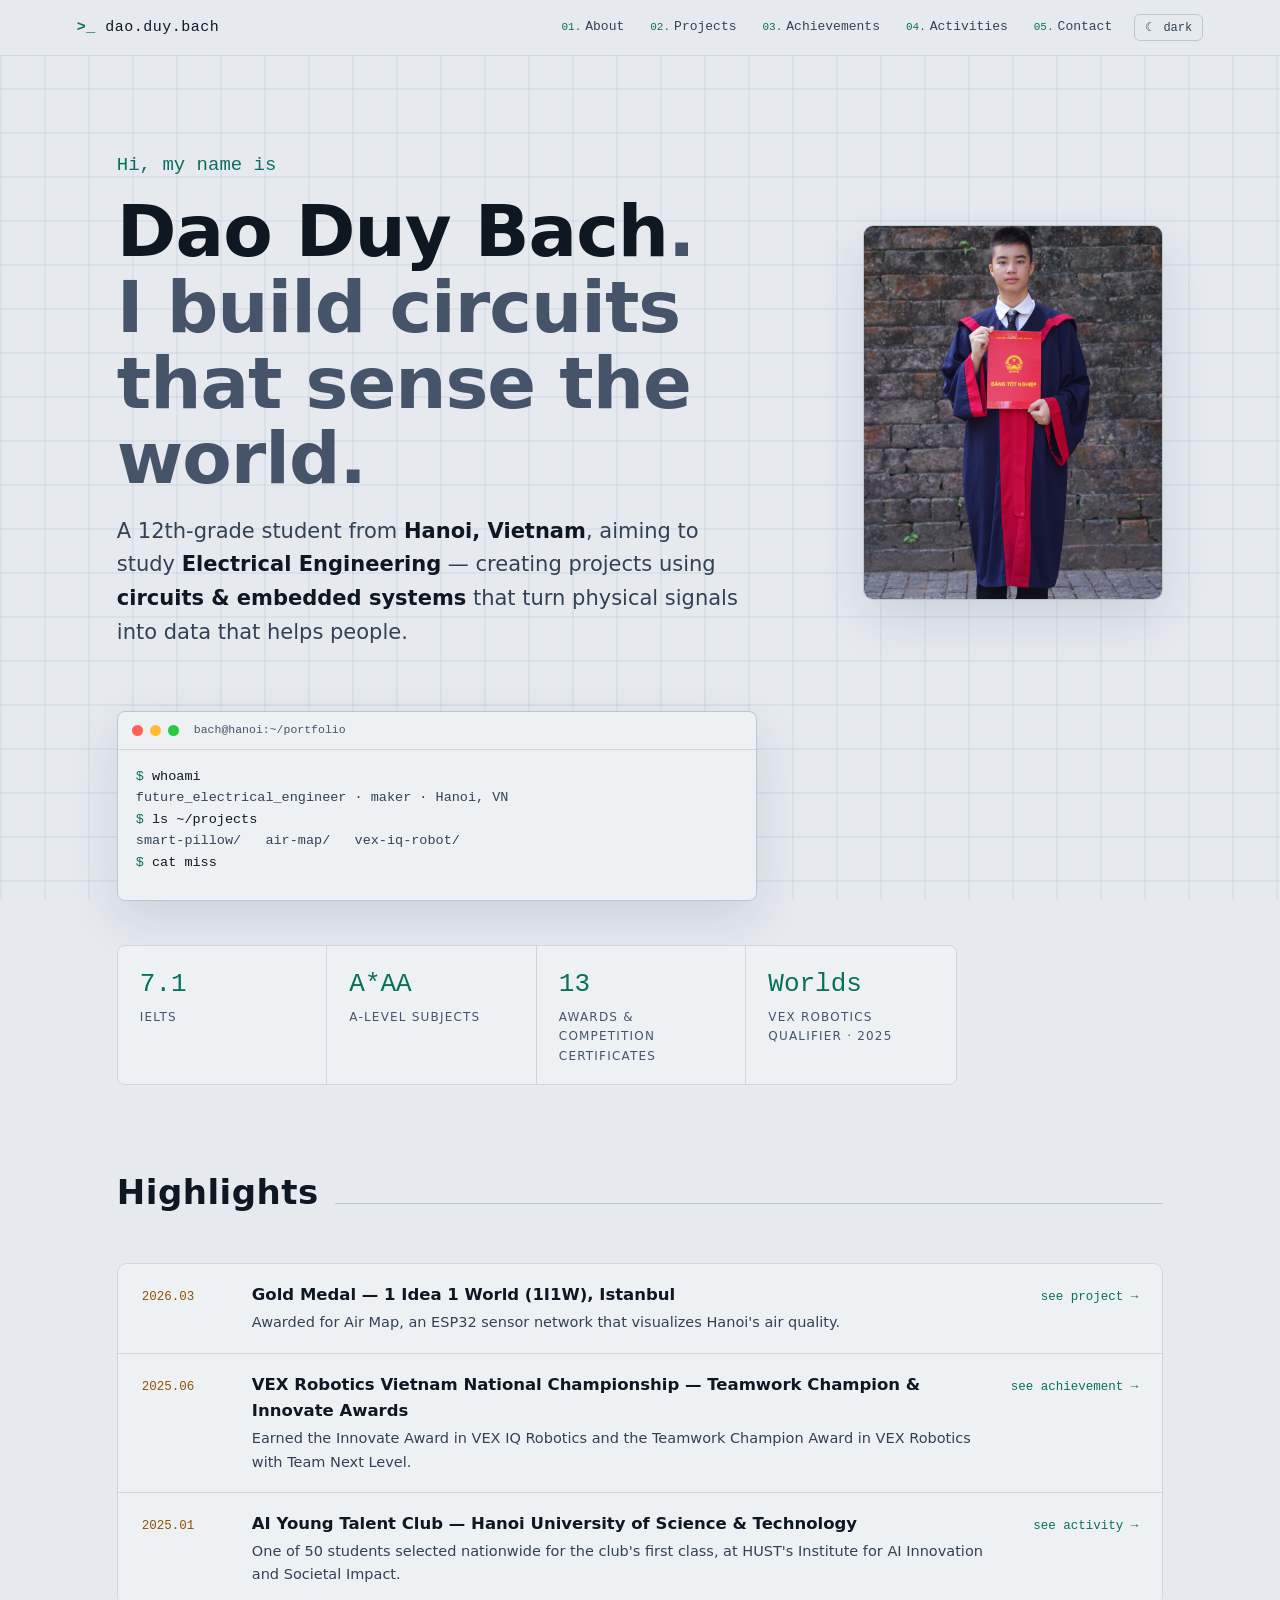
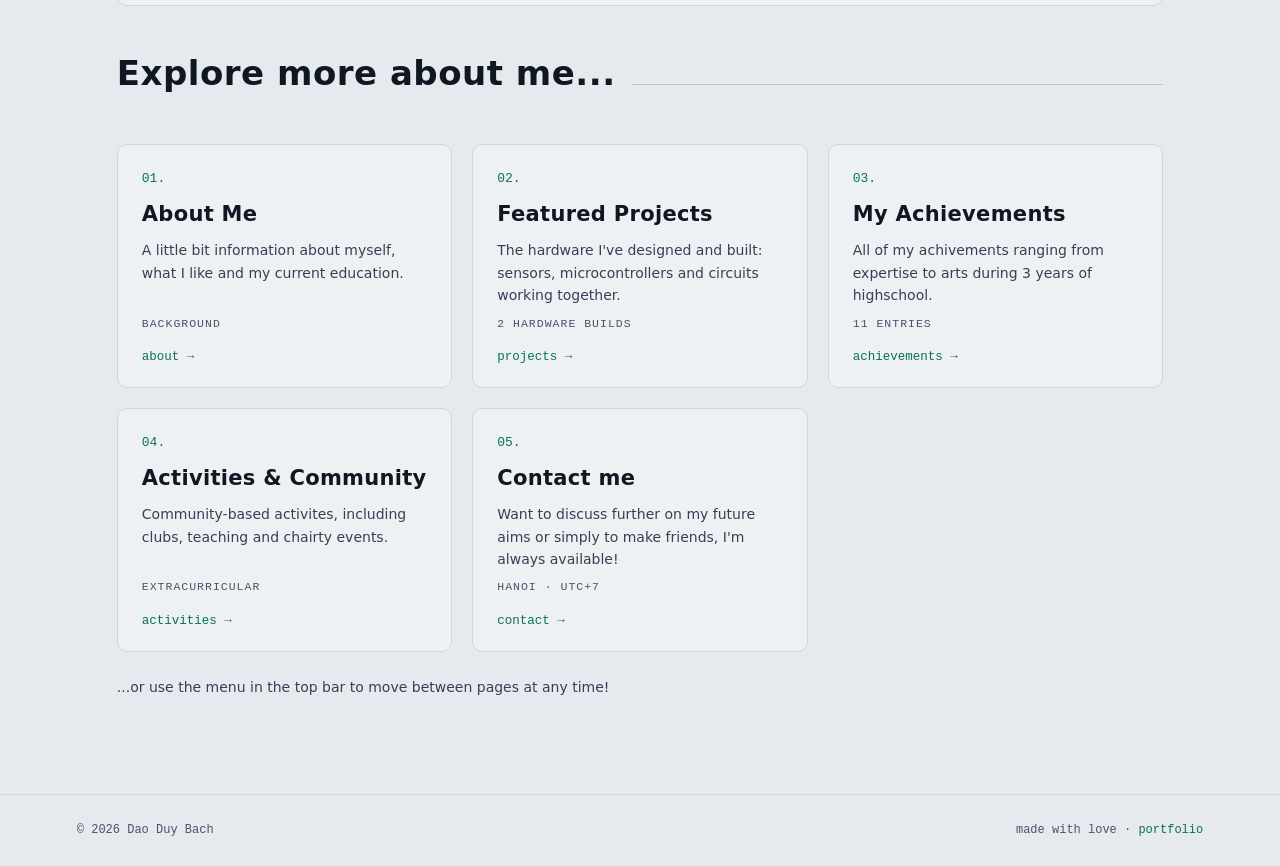
<file: index.html>
<!DOCTYPE html>
<html lang="en" data-theme="light">
<head>
<meta charset="UTF-8">
<meta name="viewport" content="width=device-width, initial-scale=1.0">
<title>Dao Duy Bach — Aspiring Electrical Engineer</title>
<meta name="description" content="Portfolio of Dao Duy Bach — a Hanoi high-school student aiming to study Electrical Engineering. Sensor circuits, embedded systems and robotics projects.">
<link rel="stylesheet" href="assets/style.css">
<script>try{if(localStorage.getItem("site-theme")==="dark")delete document.documentElement.dataset.theme}catch(e){}</script>
</head>
<body>

<nav>
  <a class="logo" href="index.html"><b>&gt;_</b> dao.duy.bach</a>
  <div class="navlinks">
    <a href="about.html"><span>01.</span>About</a>
    <a href="projects.html"><span>02.</span>Projects</a>
    <a href="achievements.html"><span>03.</span>Achievements</a>
    <a href="activities.html"><span>04.</span>Activities</a>
    <a href="contact.html"><span>05.</span>Contact</a>
  </div>
  <button class="theme-toggle" type="button" aria-label="Switch to dark mode">☾ dark</button>
</nav>

<main>

  <!-- ================= HERO ================= -->
  <section class="hero home" id="top">
    <div class="hero-top">
      <div class="hero-intro">
        <div class="kicker">Hi, my name is</div>
        <h1>Dao Duy Bach<span class="dim">.</span><br><span class="dim">I build circuits that sense the world.</span></h1>
        <p class="sub">A 12th-grade student from <b>Hanoi, Vietnam</b>, aiming to study <b>Electrical Engineering</b> —
          creating projects using <b>circuits &amp; embedded systems</b> that turn physical signals into data that helps people.</p>
      </div>
      <!-- YOUR PHOTO: put the file in the assets folder, then set src below (e.g. assets/me.jpg) -->
      <div class="hero-photo">
        <span class="ph">your photo here</span>
        <img src="assets/prof_2.JPG" alt="Dao Duy Bach" style="object-position:center 22%;transform:scale(1.1) translateX(-3.5%)" onerror="this.remove()">
      </div>
    </div>
    <div class="term">
      <div class="term-bar"><i></i><i></i><i></i><span>bach@hanoi:~/portfolio</span></div>
      <div class="term-body" id="term"></div>
    </div>

    <div class="hero-stats">
      <div class="hstat"><div class="v" data-count="7.5">0</div><div class="k">IELTS</div></div>
            <div class="hstat"><div class="v" data-count="A*AA">0</div><div class="k">A-Level subjects</div></div>
      <div class="hstat"><div class="v" data-count="14">0</div><div class="k">Awards &amp; competition certificates</div></div>
      <div class="hstat"><div class="v" data-count="Worlds">0</div><div class="k">VEX Robotics qualifier · 2025</div></div>
    </div>
  </section>

  <!-- ================= HIGHLIGHTS ================= -->
  <section class="highlights" id="highlights">
    <div class="sec-head reveal"><h2>Highlights</h2><div class="rule"></div></div>
    <ul class="hl-list reveal">
      <li>
        <span class="d">2026.03</span>
        <div><b>Gold Medal — 1 Idea 1 World (1I1W), Istanbul</b>
          <p>Awarded for Air Map, an ESP32 sensor network that visualizes Hanoi's air quality.</p></div>
        <a href="projects.html#air-map">see project →</a>
      </li>
      <li>
        <span class="d">2025.06</span>
        <div><b>VEX Robotics Vietnam National Championship — Teamwork Champion &amp; Innovate Awards</b>
          <p>Earned the Innovate Award in VEX IQ Robotics and the Teamwork Champion Award in VEX Robotics with Team Next Level.</p></div>
        <a href="achievements.html#vex-2025">see achievement →</a>
      </li>
      <li>
        <span class="d">2025.01</span>
        <div><b>AI Young Talent Club — Hanoi University of Science &amp; Technology</b>
          <p>One of 50 students selected nationwide for the club's first class, at HUST's Institute for AI Innovation and Societal Impact.</p></div>
        <a href="activities.html#aiyt">see activity →</a>
      </li>
    </ul>
  </section>

  <!-- ================= EXPLORE ================= -->
  <section class="portals" id="explore">
    <div class="sec-head reveal"><h2>Explore more about me...</h2><div class="rule"></div></div>
    <div class="portal-grid">
      <a class="portal reveal" href="about.html">
        <span class="no">01.</span>
        <h3>About Me</h3>
        <p>A little bit information about myself, what I like and my current education.</p>
        <span class="meta">Background</span>
        <span class="go">about →</span>
      </a>
      <a class="portal reveal" href="projects.html">
        <span class="no">02.</span>
        <h3>Featured Projects</h3>
        <p>The hardware I've designed and built: sensors, microcontrollers and circuits working together.</p>
        <span class="meta">2 hardware builds</span>
        <span class="go">projects →</span>
      </a>
      <a class="portal reveal" href="achievements.html">
        <span class="no">03.</span>
        <h3>My Achievements</h3>
        <p>All of my achivements ranging from expertise to arts during 3 years of highschool.</p>
        <span class="meta">11 entries</span>
        <span class="go">achievements →</span>
      </a>
      <a class="portal reveal" href="activities.html">
        <span class="no">04.</span>
        <h3>Activities &amp; Community</h3>
        <p>Community-based activites, including clubs, teaching and chairty events.</p>
        <span class="meta">Extracurricular</span>
        <span class="go">activities →</span>
      </a>
      <a class="portal reveal" href="contact.html">
        <span class="no">05.</span>
        <h3>Contact me</h3>
        <p>Want to discuss further on my future aims or simply to make friends, I'm always available!</p>
        <span class="meta">Hanoi · UTC+7</span>
        <span class="go">contact →</span>
      </a>
    </div>
    <p class="explore-note reveal">...or use the menu in the top bar to move between pages at any time!</p>
  </section>

</main>

<footer>
  <span>© 2026 Dao Duy Bach</span>
  <span>made with love · <span style="color:var(--accent)">portfolio</span></span>
</footer>

<script src="assets/main.js"></script>
</body>
</html>
</file>
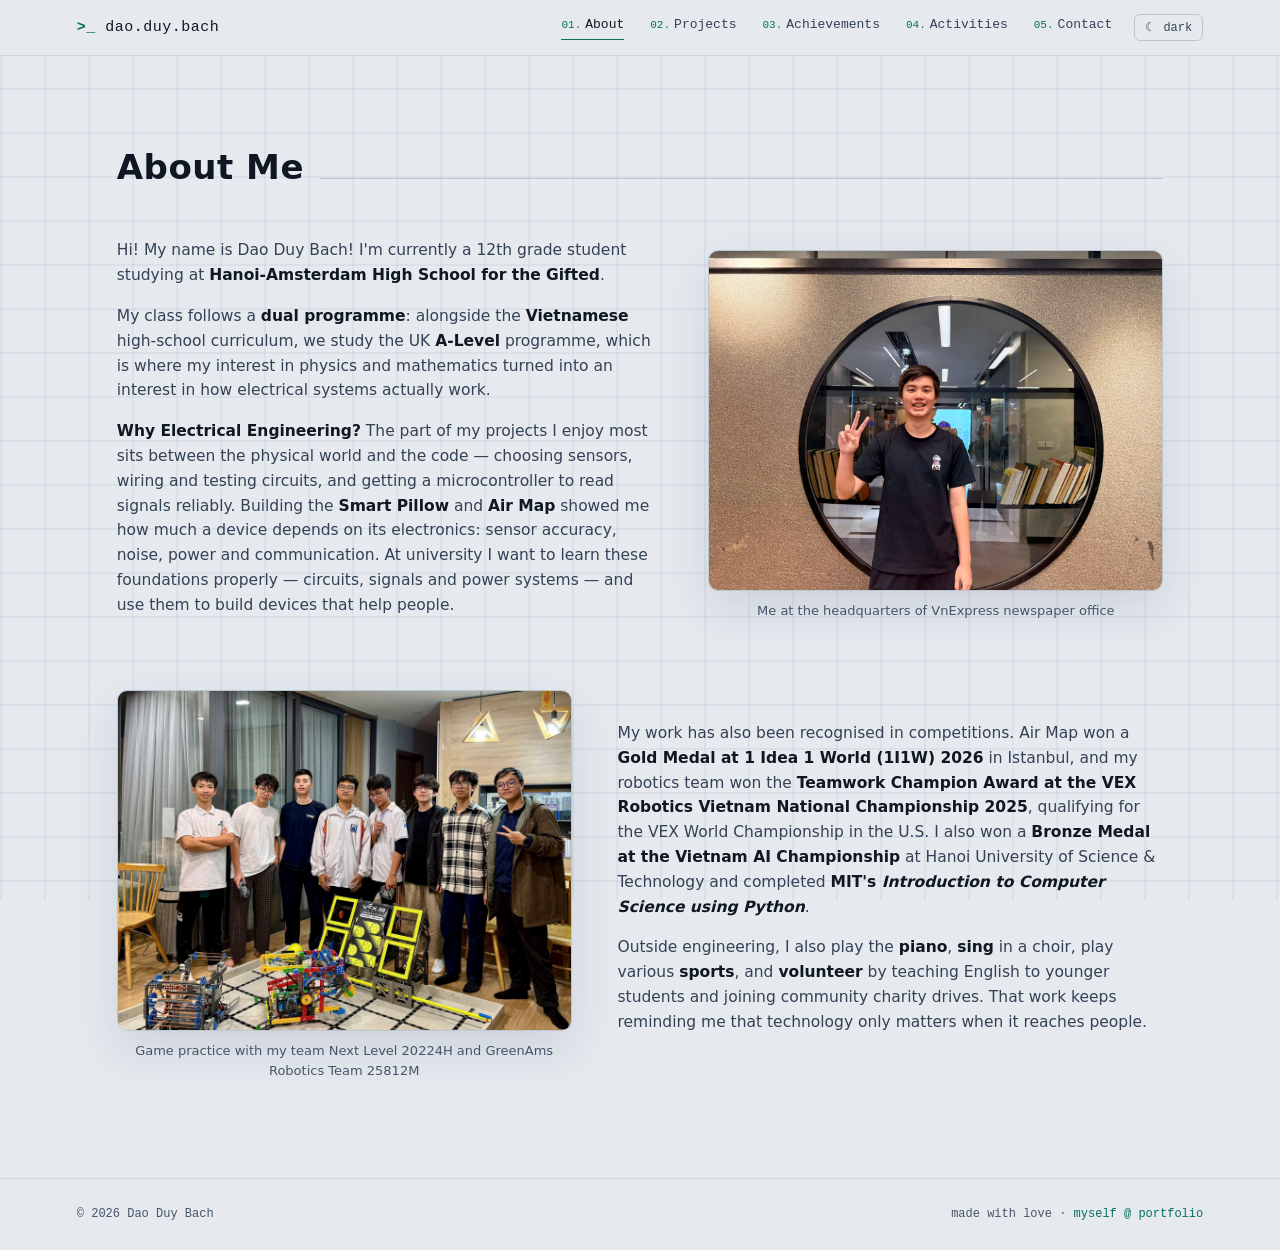
<file: about.html>
<!DOCTYPE html>
<html lang="en" data-theme="light">
<head>
<meta charset="UTF-8">
<meta name="viewport" content="width=device-width, initial-scale=1.0">
<title>About — Dao Duy Bach</title>
<meta name="description" content="About Dao Duy Bach — a Hanoi high-school student aiming to study Electrical Engineering, building sensor circuits and embedded systems.">
<link rel="stylesheet" href="assets/style.css">
<script>try{if(localStorage.getItem("site-theme")==="dark")delete document.documentElement.dataset.theme}catch(e){}</script>
</head>
<body>

<nav>
  <a class="logo" href="index.html"><b>&gt;_</b> dao.duy.bach</a>
  <div class="navlinks">
    <a href="about.html" class="active" aria-current="page"><span>01.</span>About</a>
    <a href="projects.html"><span>02.</span>Projects</a>
    <a href="achievements.html"><span>03.</span>Achievements</a>
    <a href="activities.html"><span>04.</span>Activities</a>
    <a href="contact.html"><span>05.</span>Contact</a>
  </div>
  <button class="theme-toggle" type="button" aria-label="Switch to dark mode">☾ dark</button>
</nav>

<main class="page">

  <section id="about">
    <div class="sec-head reveal"><h2>About Me</h2><div class="rule"></div></div>
    <div class="about-rows">

      <!-- ===== ROW 1: text | image ===== -->
      <div class="about-row reveal">
        <div class="about-text">
        <p>Hi! My name is Dao Duy Bach! I'm currently a 12th grade student
          studying at <b>Hanoi-Amsterdam High School for the Gifted</b>.
        </p>
        <p>My class follows a <b>dual programme</b>: alongside the <b>Vietnamese</b> high-school curriculum,
          we study the UK <b>A-Level</b> programme, which is where my interest in physics and mathematics
          turned into an interest in how electrical systems actually work.
        </p>
        <p><b>Why Electrical Engineering?</b> The part of my projects I enjoy most sits between the physical world
          and the code — choosing sensors, wiring and testing circuits, and getting a microcontroller to read
          signals reliably. Building the <b>Smart Pillow</b> and <b>Air Map</b> showed me how much a device depends
          on its electronics: sensor accuracy, noise, power and communication. At university I want to learn these
          foundations properly — circuits, signals and power systems — and use them to build devices that help people.</p>
        </div>
        <!-- ROW 1 PHOTO: change the file name in src="assets/..." -->
        <figure class="about-fig">
          <div class="about-img"><img src="assets/prof_1.jpg" alt="Dao Duy Bach - me"></div>
          <!-- ROW 1 CAPTION: edit the text below -->
          <figcaption>Me at the headquarters of VnExpress newspaper office</figcaption>
        </figure>
      </div>

      <!-- ===== ROW 2: image | text ===== -->
      <div class="about-row flip reveal">
        <!-- ROW 2 PHOTO: change the file name in src="assets/..." -->
        <figure class="about-fig">
          <div class="about-img"><img src="assets/prof_3.jpg" alt="Robotics team with VEX IQ robots on a Rapid Relay field" style="object-position:center 68%"></div>
          <!-- ROW 2 CAPTION: edit the text below -->
          <figcaption>Game practice with my team Next Level 20224H and GreenAms Robotics Team 25812M</figcaption>
        </figure>
        <div class="about-text">
        <p>My work has also been recognised in competitions. Air Map won a <b>Gold Medal at 1 Idea 1 World (1I1W) 2026</b>
           in Istanbul, and my robotics team won the <b>Teamwork Champion Award at the VEX Robotics Vietnam National
           Championship 2025</b>, qualifying for the VEX World Championship in the U.S. I also won a
           <b>Bronze Medal at the Vietnam AI Championship</b> at Hanoi University of Science &amp; Technology and completed
           <b>MIT's <i>Introduction to Computer Science using Python</i></b>.</p>
        <p>Outside engineering, I also play the <b>piano</b>, <B>sing</B> in a choir, play various <b>sports</b>, and <b>volunteer</b> by teaching English
           to younger students and joining community charity drives. That work keeps reminding me that
           technology only matters when it reaches people.</p>
        </div>
      </div>

    </div>
  </section>

</main>


<footer>
  <span>© 2026 Dao Duy Bach</span>
  <span>made with love · <span style="color:var(--accent)">myself @ portfolio</span></span>
</footer>

<script src="assets/main.js"></script>
</body>
</html>
</file>
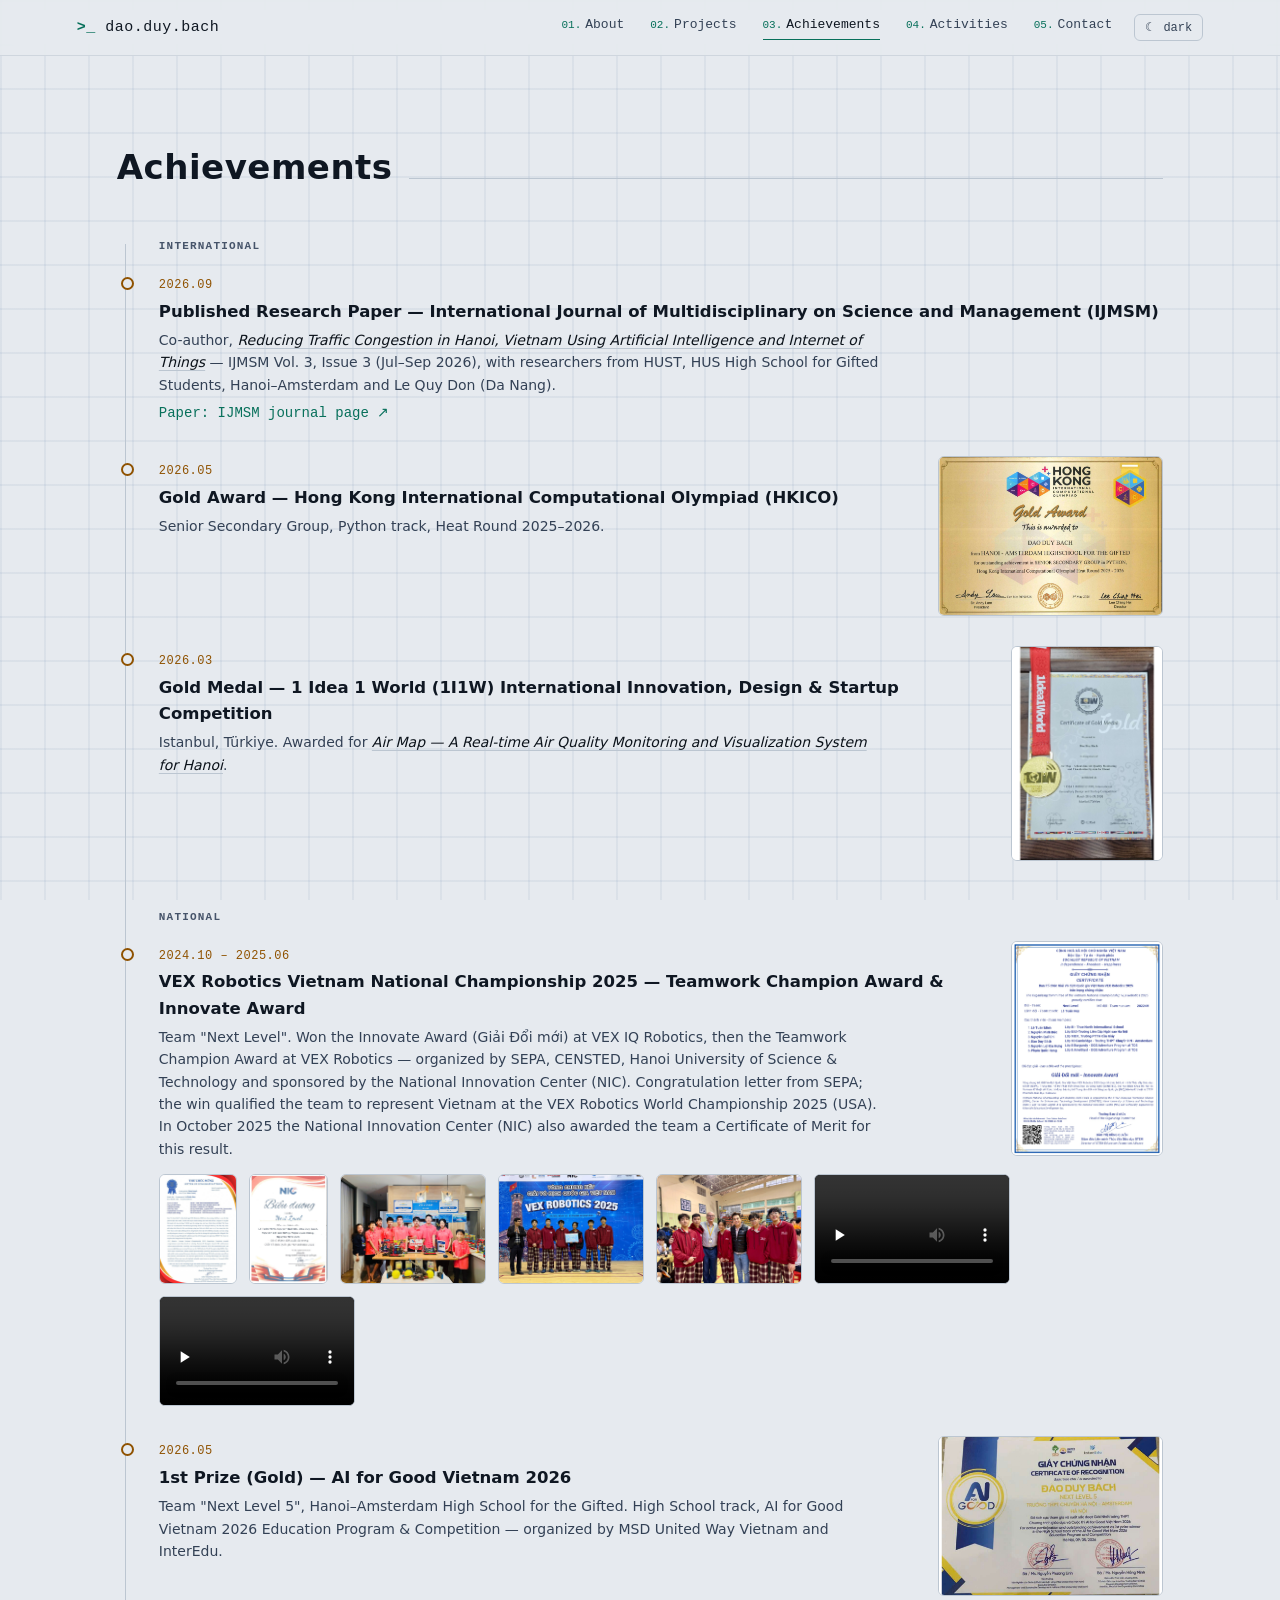
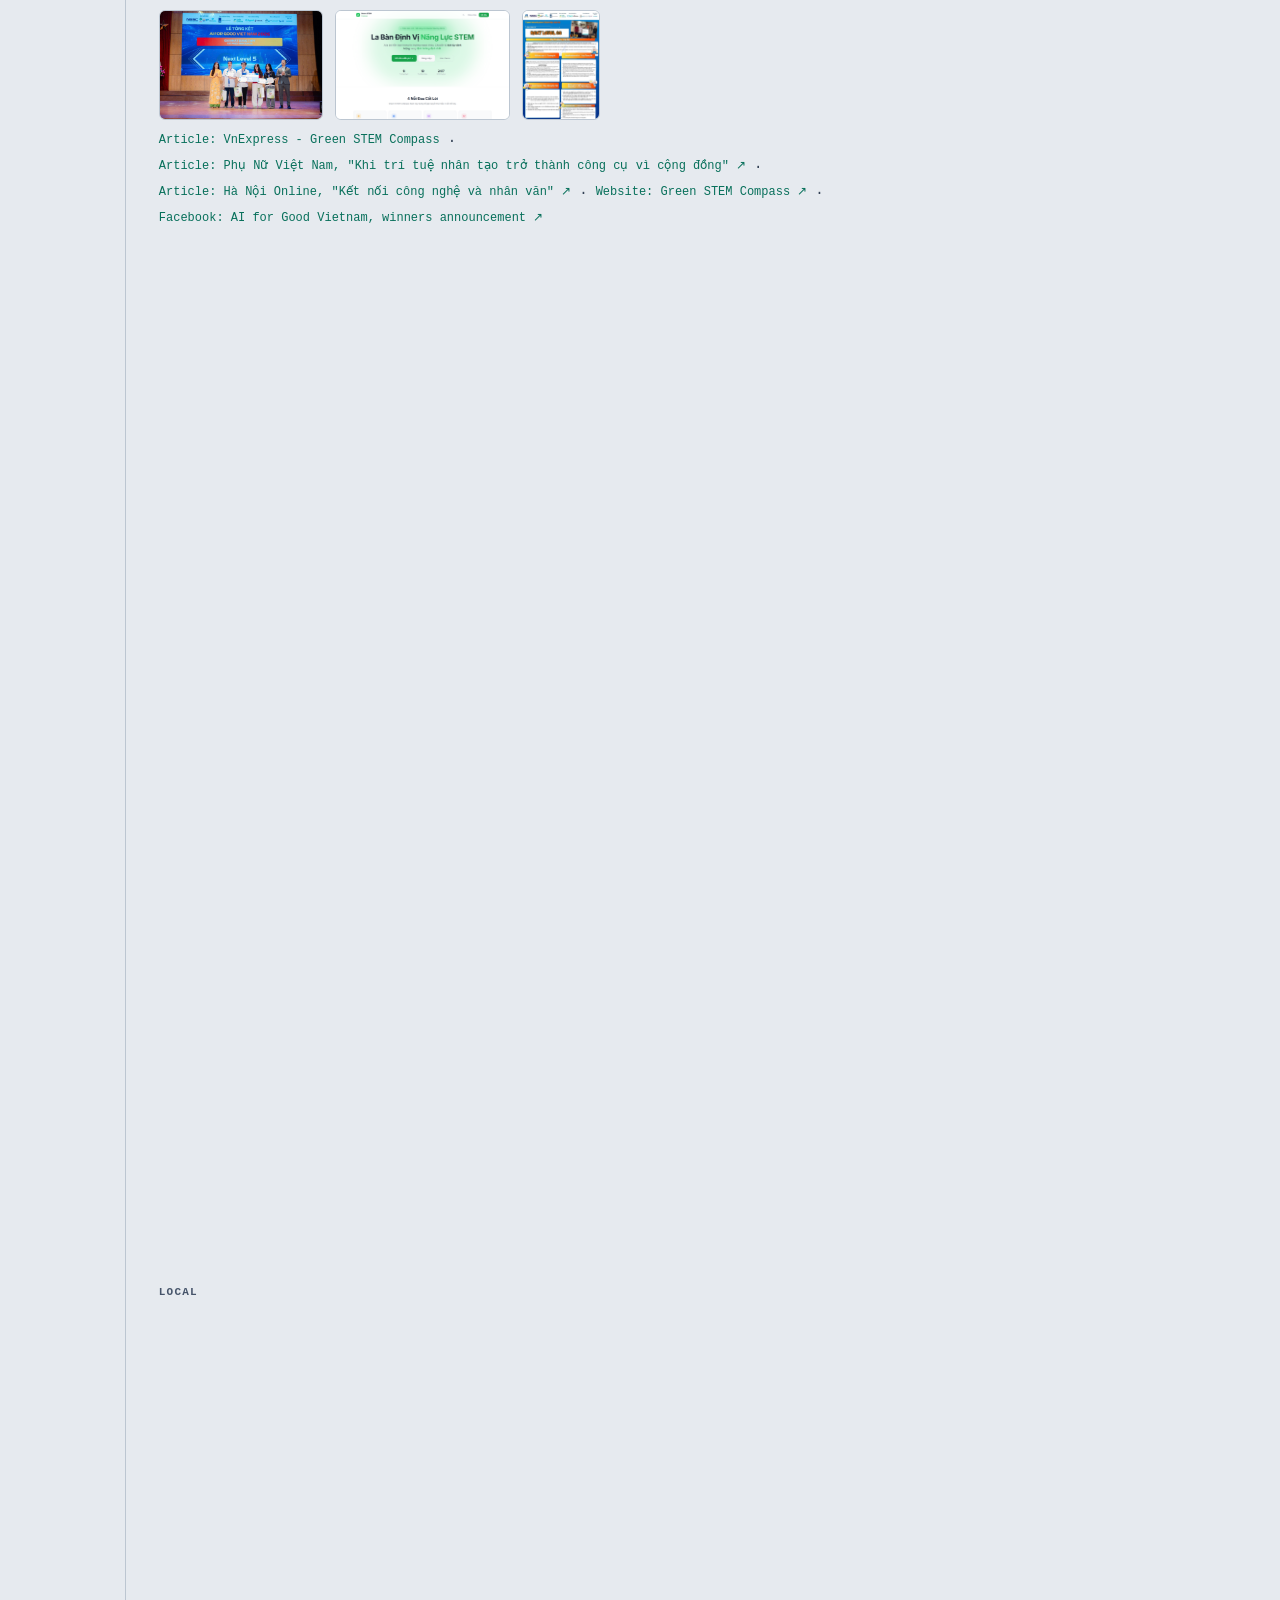
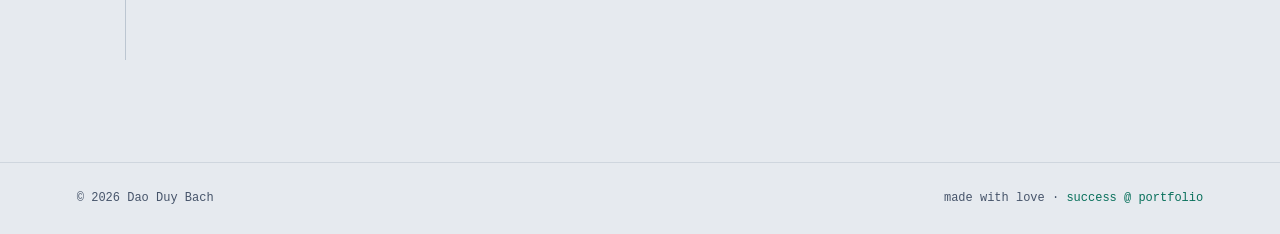
<file: achievements.html>
<!DOCTYPE html>
<html lang="en" data-theme="light">
<head>
<meta charset="UTF-8">
<meta name="viewport" content="width=device-width, initial-scale=1.0">
<title>Achievements — Dao Duy Bach</title>
<meta name="description" content="Awards, publications and certificates earned by Dao Duy Bach, 2024–2026.">
<link rel="stylesheet" href="assets/style.css">
<script>try{if(localStorage.getItem("site-theme")==="dark")delete document.documentElement.dataset.theme}catch(e){}</script>
</head>
<body>

<nav>
  <a class="logo" href="index.html"><b>&gt;_</b> dao.duy.bach</a>
  <div class="navlinks">
    <a href="about.html"><span>01.</span>About</a>
    <a href="projects.html"><span>02.</span>Projects</a>
    <a href="achievements.html" class="active" aria-current="page"><span>03.</span>Achievements</a>
    <a href="activities.html"><span>04.</span>Activities</a>
    <a href="contact.html"><span>05.</span>Contact</a>
  </div>
  <button class="theme-toggle" type="button" aria-label="Switch to dark mode">☾ dark</button>
</nav>

<main class="page">

  <section id="awards">
    <div class="sec-head reveal"><h2>Achievements</h2><div class="rule"></div></div>
    <div class="tline">
      <div class="tl-level">International</div>
      <div class="tl-item gold reveal" id="research-paper">
        <div class="tl-item-layout"><div class="tl-copy">
        <span class="d">2026.09</span>
        <h4>Published Research Paper — International Journal of Multidisciplinary on Science and Management (IJMSM)</h4>
        <p>Co-author, <a href="projects.html#traffic-paper"><i>Reducing Traffic Congestion in Hanoi, Vietnam Using Artificial Intelligence and Internet of Things</i></a>
           — IJMSM Vol. 3, Issue 3 (Jul–Sep 2026), with researchers from HUST, HUS High School for Gifted Students,
           Hanoi–Amsterdam and Le Quy Don (Da Nang).</p>
        <p class="proof"><a href="https://ijmsm.org/ijmsm-v3i3p111.html" target="_blank" rel="noopener">Paper: IJMSM journal page ↗</a></p>
        </div></div>
      </div>
      <div class="tl-item gold reveal">
        <div class="tl-item-layout feature"><div class="tl-copy">
        <span class="d">2026.05</span>
        <h4>Gold Award — Hong Kong International Computational Olympiad (HKICO)</h4>
        <p>Senior Secondary Group, Python track, Heat Round 2025–2026.</p>
        </div><a class="tl-cert" href="assets/certs_letters_score/2026-05-hkico-gold-award_page-0001.jpg" data-lightbox aria-label="View Gold Award certificate"><img src="assets/certs_letters_score/2026-05-hkico-gold-award_page-0001.jpg" alt="Gold Award certificate preview" loading="lazy" data-cap="Gold Award"></a></div>
      </div>
      <div class="tl-item gold reveal" id="1i1w">
        <div class="tl-item-layout feature"><div class="tl-copy">
        <span class="d">2026.03</span>
        <h4>Gold Medal — 1 Idea 1 World (1I1W) International Innovation, Design &amp; Startup Competition</h4>
        <p>Istanbul, Türkiye. Awarded for <a href="projects.html#air-map"><i>Air Map — A Real-time Air Quality Monitoring and
           Visualization System for Hanoi</i></a>.</p>
        </div><a class="tl-cert portrait" href="assets/1i1wairmap/2026-03-1i1w-gold-medal_page-0001.jpg" data-lightbox aria-label="View Gold Medal certificate"><img src="assets/1i1wairmap/2026-03-1i1w-gold-medal_page-0001.jpg" alt="Gold Medal certificate preview" loading="lazy" data-cap="Gold Medal"></a></div>
      </div>
      <div class="tl-level">National</div>
      <div class="tl-item gold reveal" id="vex-2025">
        <div class="tl-item-layout feature"><div class="tl-copy">
        <span class="d">2024.10 – 2025.06</span>
        <h4>VEX Robotics Vietnam National Championship 2025 — Teamwork Champion Award &amp; Innovate Award</h4>
        <p>Team "Next Level". Won the Innovate Award (Giải Đổi mới) at VEX IQ Robotics, then the Teamwork
           Champion Award at VEX Robotics — organized by SEPA, CENSTED, Hanoi University of Science &amp;
           Technology and sponsored by the National Innovation Center (NIC). Congratulation letter from
           SEPA; the win qualified the team to represent Vietnam at the VEX Robotics World Championship 2025 (USA).
           In October 2025 the National Innovation Center (NIC) also awarded the team a Certificate of Merit for this result.</p>
        </div><a class="tl-cert portrait" href="assets/Vex/2025-02-vex-iq-innovate-award_page-0001.jpg" data-lightbox aria-label="View VEX Innovate Award certificate"><img src="assets/Vex/2025-02-vex-iq-innovate-award_page-0001.jpg" alt="VEX Innovate Award certificate" loading="lazy" data-cap="Innovate Award"></a></div>
        <div class="tl-media">
          <a class="tl-cert" href="assets/Vex/2025-03-vex-teamwork-champion-letter_page-0001.jpg" data-lightbox><img src="assets/Vex/2025-03-vex-teamwork-champion-letter_page-0001.jpg" alt="Letter of congratulations — Teamwork Champion Award" loading="lazy" data-cap="Teamwork Champion letter"></a>
          <a class="tl-cert" href="assets/Vex/2025-10-nic-certificate-of-merit_page-0001.jpg" data-lightbox><img src="assets/Vex/2025-10-nic-certificate-of-merit_page-0001.jpg" alt="National Innovation Center Certificate of Merit for Team Next Level" loading="lazy" data-cap="NIC Certificate of Merit"></a>
          <a class="tl-cert" href="assets/Vex/1791384486276_4427584127537626482_g7938366703202710825_04fa8f631f85093fa3811d88bc8ce4c2.jpg" data-lightbox><img src="assets/Vex/1791384486276_4427584127537626482_g7938366703202710825_04fa8f631f85093fa3811d88bc8ce4c2.jpg" alt="Team Next Level with VEX robotics awards and robots" loading="lazy" data-cap="Team and robots after interviewing for Vex Worlds"></a>
          <a class="tl-cert" href="assets/Vex/1791384832439_4427584127537626482_g7938366703202710825_e6ad348c71ee3b2efb4ce07766b56416.jpg" data-lightbox><img src="assets/Vex/1791384832439_4427584127537626482_g7938366703202710825_e6ad348c71ee3b2efb4ce07766b56416.jpg" alt="Team Next Level receiving the VEX Robotics Innovate Award" loading="lazy" data-cap="Innovate Award presentation at the National Championship"></a>
          <a class="tl-cert" href="assets/Vex/1791385325878_4427584127537626482_g7938366703202710825_c9ff1c3ebcb690d42d6b24241be80cd1.jpg" data-lightbox><img src="assets/Vex/1791385325878_4427584127537626482_g7938366703202710825_c9ff1c3ebcb690d42d6b24241be80cd1.jpg" alt="Team Next Level with guests at the VEX Robotics Vietnam National Championship" loading="lazy" data-cap="At the championship with the judges of the competition"></a>
          <video controls preload="none" aria-label="VEX IQ robotics video"><source src="assets/Vex/1791384581202_4427584127537626482_g7938366703202710825.mp4" type="video/mp4">Your browser does not support embedded video.</video>
          <video controls preload="none" aria-label="VEX IQ robotics video"><source src="assets/Vex/1791386442659_4427584127537626482_g7938366703202710825.mp4" type="video/mp4">Your browser does not support embedded video.</video>
        </div>
        <!-- VIDEO LINKS: replace each YOUR-YOUTUBE-LINK with the real address, then remove this comment's
             opening and closing marks (the lines starting with "<!-" and ending with "->") so the links show.
        <p class="proof">
          <a href="YOUR-YOUTUBE-LINK" target="_blank" rel="noopener">Video: YouTube, practising our technical presentation ↗</a> ·
          <a href="YOUR-YOUTUBE-LINK" target="_blank" rel="noopener">Video: YouTube, international-round interview ↗</a>
        </p>
        -->
      </div>
      <div class="tl-item gold reveal">
        <div class="tl-item-layout feature"><div class="tl-copy">
        <span class="d">2026.05</span>
        <h4>1st Prize (Gold) — AI for Good Vietnam 2026</h4>
        <p>Team "Next Level 5", Hanoi–Amsterdam High School for the Gifted. High School track, AI for Good
           Vietnam 2026 Education Program &amp; Competition — organized by MSD United Way Vietnam and InterEdu.</p>
        </div><a class="tl-cert" href="assets/ai4g/2026-05-ai-for-good-1st-prize_page-0001.jpg" data-lightbox aria-label="View 1st Prize certificate"><img src="assets/ai4g/2026-05-ai-for-good-1st-prize_page-0001.jpg" alt="AI for Good Vietnam 2026 1st Prize certificate" loading="lazy" data-cap="1st Prize"></a></div>
        <div class="tl-media">
          <a class="tl-cert" href="assets/ai4g/ai-for-good-2026-stage.jpg" data-lightbox><img src="assets/ai4g/ai-for-good-2026-stage.jpg" alt="Team Next Level 5 on stage at the AI for Good Vietnam 2026 ceremony" loading="lazy" data-cap="Award ceremony"></a>
          <a class="tl-cert" href="assets/ai4g/green-stem-compass-web.png" data-lightbox><img src="assets/ai4g/green-stem-compass-web.png" alt="Green STEM Compass — our project website (thegreenpassport.vercel.app)" loading="lazy" data-cap="Project website"></a>
          <a class="tl-cert" href="assets/ai4g/aiforgood.png" data-lightbox><img src="assets/ai4g/aiforgood.png" alt="Team Next Level 5 project poster for AI for Good Vietnam 2026" loading="lazy" data-cap="Project poster"></a>
        </div>
        <p class="proof press-links">
          <a href="https://vnexpress.net/khoa-hoc-cong-nghe/cuoc-thi-sang-kien-khoa-hoc/san-pham/green-stem-compass-2111" target="_blank" rel="noopener">Article: VnExpress - Green STEM Compass</a> ·
          <a href="https://phunuvietnam.vn/ai-for-good-viet-nam-2026-khi-tri-tue-nhan-tao-tro-thanh-cong-cu-vi-cong-dong-238260509221817333.htm" target="_blank" rel="noopener">Article: Phụ Nữ Việt Nam, "Khi trí tuệ nhân tạo trở thành công cụ vì cộng đồng" ↗</a> ·
          <a href="https://hanoionline.vn/ai-for-good-viet-nam-2026-ket-noi-cong-nghe-va-nhan-van-398121.htm" target="_blank" rel="noopener">Article: Hà Nội Online, "Kết nối công nghệ và nhân văn" ↗</a> ·
          <a href="https://thegreenpassport.vercel.app/" target="_blank" rel="noopener">Website: Green STEM Compass ↗</a> ·
          <a href="https://www.facebook.com/share/p/19PA6TY6Gt/" target="_blank" rel="noopener">Facebook: AI for Good Vietnam, winners announcement ↗</a>
          <!-- VNEXPRESS: replace YOUR-VNEXPRESS-LINK, then remove this comment's marks and add " ·" to the end of the Facebook line above.
          <a href="YOUR-VNEXPRESS-LINK" target="_blank" rel="noopener">Article: VnExpress ↗</a>
          -->
        </p>
      </div>
      <div class="tl-item gold reveal">
        <div class="tl-item-layout feature"><div class="tl-copy">
        <span class="d">2025.09</span>
        <h4>Bronze Medal — Vietnam AI Championship (VAIC 2025)</h4>
        <p>Hanoi University of Science &amp; Technology — national AI competition for young talents.</p>
        </div><a class="tl-cert" href="assets/vaic/2025-09-vaic-bronze-medal_page-0001.jpg" data-lightbox aria-label="View Bronze Medal certificate"><img src="assets/vaic/2025-09-vaic-bronze-medal_page-0001.jpg" alt="VAIC 2025 Bronze Medal certificate" loading="lazy" data-cap="Bronze Medal"></a></div>
        <div class="tl-media">
          <a class="tl-cert" href="assets/vaic/vaic-team-at-work.jpg" data-lightbox><img src="assets/vaic/vaic-team-at-work.jpg" alt="Our team at work during the VAIC 2025 final" loading="lazy" data-cap="Team at work"></a>
          <a class="tl-cert" href="assets/vaic/vaic-prize-award.jpg" data-lightbox><img src="assets/vaic/vaic-prize-award.jpg" alt="Medal presentation at VAIC 2025" loading="lazy" data-cap="Medal presentation"></a>
          <a class="tl-cert" href="assets/vaic/vaic-prize-award%20(2).jpg" data-lightbox><img src="assets/vaic/vaic-prize-award%20(2).jpg" alt="On the award stage at VAIC 2025" loading="lazy" data-cap="Award stage"></a>
        </div>
      </div>
      <div class="tl-item reveal">
        <div class="tl-item-layout feature"><div class="tl-copy">
        <span class="d">2026.05</span>
        <h4>Third Prize — USTH Future Scientist Contest 2026 (Final Round)</h4>
        <p>University of Science and Technology of Hanoi (USTH). Research project on factors affecting
           female high-schoolers' participation in STEM competitions in Hanoi.</p>
        </div><a class="tl-cert" href="assets/usth/2026-05-usth-future-scientist-third-prize_page-0001.jpg" data-lightbox aria-label="View Third Prize certificate"><img src="assets/usth/2026-05-usth-future-scientist-third-prize_page-0001.jpg" alt="USTH Future Scientist Contest 2026 Third Prize certificate" loading="lazy" data-cap="Third Prize"></a></div>
        <div class="tl-media">
          <a class="tl-cert" href="assets/usth/usth-prize-award.jpg" data-lightbox><img src="assets/usth/usth-prize-award.jpg" alt="Our team at the USTH Future Scientist Contest 2026 award ceremony" loading="lazy" data-cap="Award ceremony"></a>
          <!-- RESEARCH PAPER COVER: put the cover image in assets/, replace YOUR-FILE.jpg (twice), then remove this comment's marks.
          <a class="tl-cert" href="assets/YOUR-FILE.jpg" data-lightbox><img src="assets/YOUR-FILE.jpg" alt="Cover of our research paper" loading="lazy"></a>
          -->
        </div>
      </div>
      <div class="tl-item reveal">
        <div class="tl-item-layout feature"><div class="tl-copy">
        <span class="d">2024.12</span>
        <h4>Consolation Prize — Vietnam STEM, AI &amp; Robotics 2024 (Tekmonk Coding Olympiad round)</h4>
        <p>Certified by the Central Council of the Ho Chi Minh Young Pioneer Organization and Tien Phong newspaper.</p>
        </div><a class="tl-cert" href="assets/certs_letters_score/2024-12-vsar-tekmonk-coding-olympiad_page-0001.jpg" data-lightbox aria-label="View Consolation Prize certificate"><img src="assets/certs_letters_score/2024-12-vsar-tekmonk-coding-olympiad_page-0001.jpg" alt="Consolation Prize certificate preview" loading="lazy" data-cap="Consolation Prize"></a></div>
      </div>
      <div class="tl-item gold reveal">
        <div class="tl-item-layout feature"><div class="tl-copy">
        <span class="d">2024.02</span>
        <h4>Certificate of High Distinction — ITMC 2024, Round 1 (Vietnam - Nationals)</h4>
        <p>International Talent Mathematics Contest.</p>
        </div><a class="tl-cert" href="assets/certs_letters_score/2024-02-itmc-high-distinction_page-0001.jpg" data-lightbox aria-label="View High Distinction certificate"><img src="assets/certs_letters_score/2024-02-itmc-high-distinction_page-0001.jpg" alt="High Distinction certificate preview" loading="lazy" data-cap="High Distinction"></a></div>
      </div>
      <div class="tl-level">Local</div>
      <div class="tl-item reveal">
        <div class="tl-item-layout feature"><div class="tl-copy">
        <span class="d">2024.07</span>
        <h4>Letter of Commendation — Thanh Xuan Trung Ward Study Promotion Association</h4>
        <p>Recognized as an outstanding student (học sinh giỏi xuất sắc) for the 2023–2024 school year.</p>
        </div><a class="tl-cert" href="assets/certs_letters_score/2024-07-commendation-thanh-xuan-trung_page-0001.jpg" data-lightbox aria-label="View letter of commendation"><img src="assets/certs_letters_score/2024-07-commendation-thanh-xuan-trung_page-0001.jpg" alt="Letter of commendation preview" loading="lazy" data-cap="Letter of commendation"></a></div>
      </div>
      <div class="tl-item reveal">
        <div class="tl-item-layout feature"><div class="tl-copy">
        <span class="d">2024.04</span>
        <h4>Consolation Prize — "Đấu Trường VioEdu" Arena, Thanh Xuan District</h4>
        <p>Thanh Xuan District Department of Education &amp; FPT VioEdu, 2023–2024 school year.</p>
        </div><a class="tl-cert" href="assets/certs_letters_score/2024-04-vioedu-thanh-xuan_page-0002.jpg" data-lightbox aria-label="View Consolation Prize certificate"><img src="assets/certs_letters_score/2024-04-vioedu-thanh-xuan_page-0002.jpg" alt="Đấu Trường VioEdu Consolation Prize certificate" loading="lazy" data-cap="Consolation Prize"></a></div>
      </div>

    </div>
  </section>

</main>


<footer>
  <span>© 2026 Dao Duy Bach</span>
  <span>made with love · <span style="color:var(--accent)">success @ portfolio</span></span>
</footer>

<script src="assets/main.js"></script>
</body>
</html>
</file>
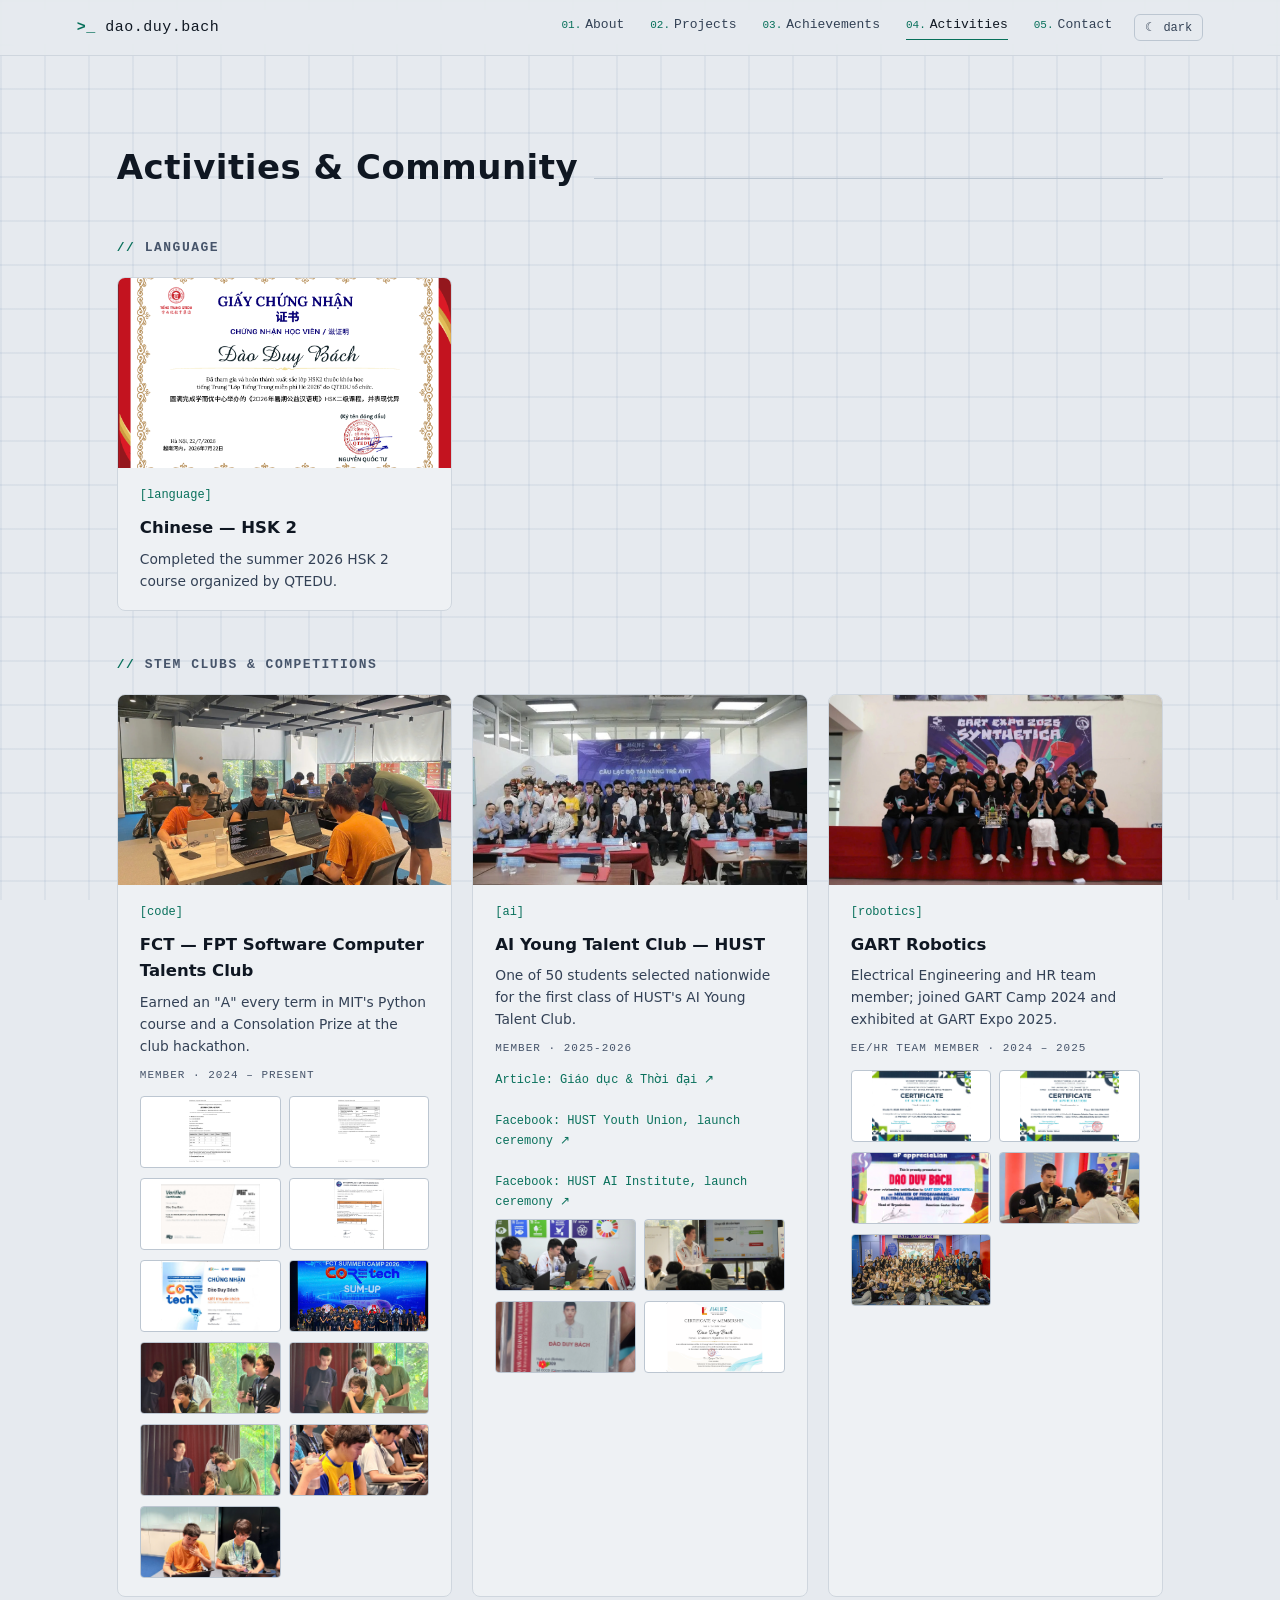
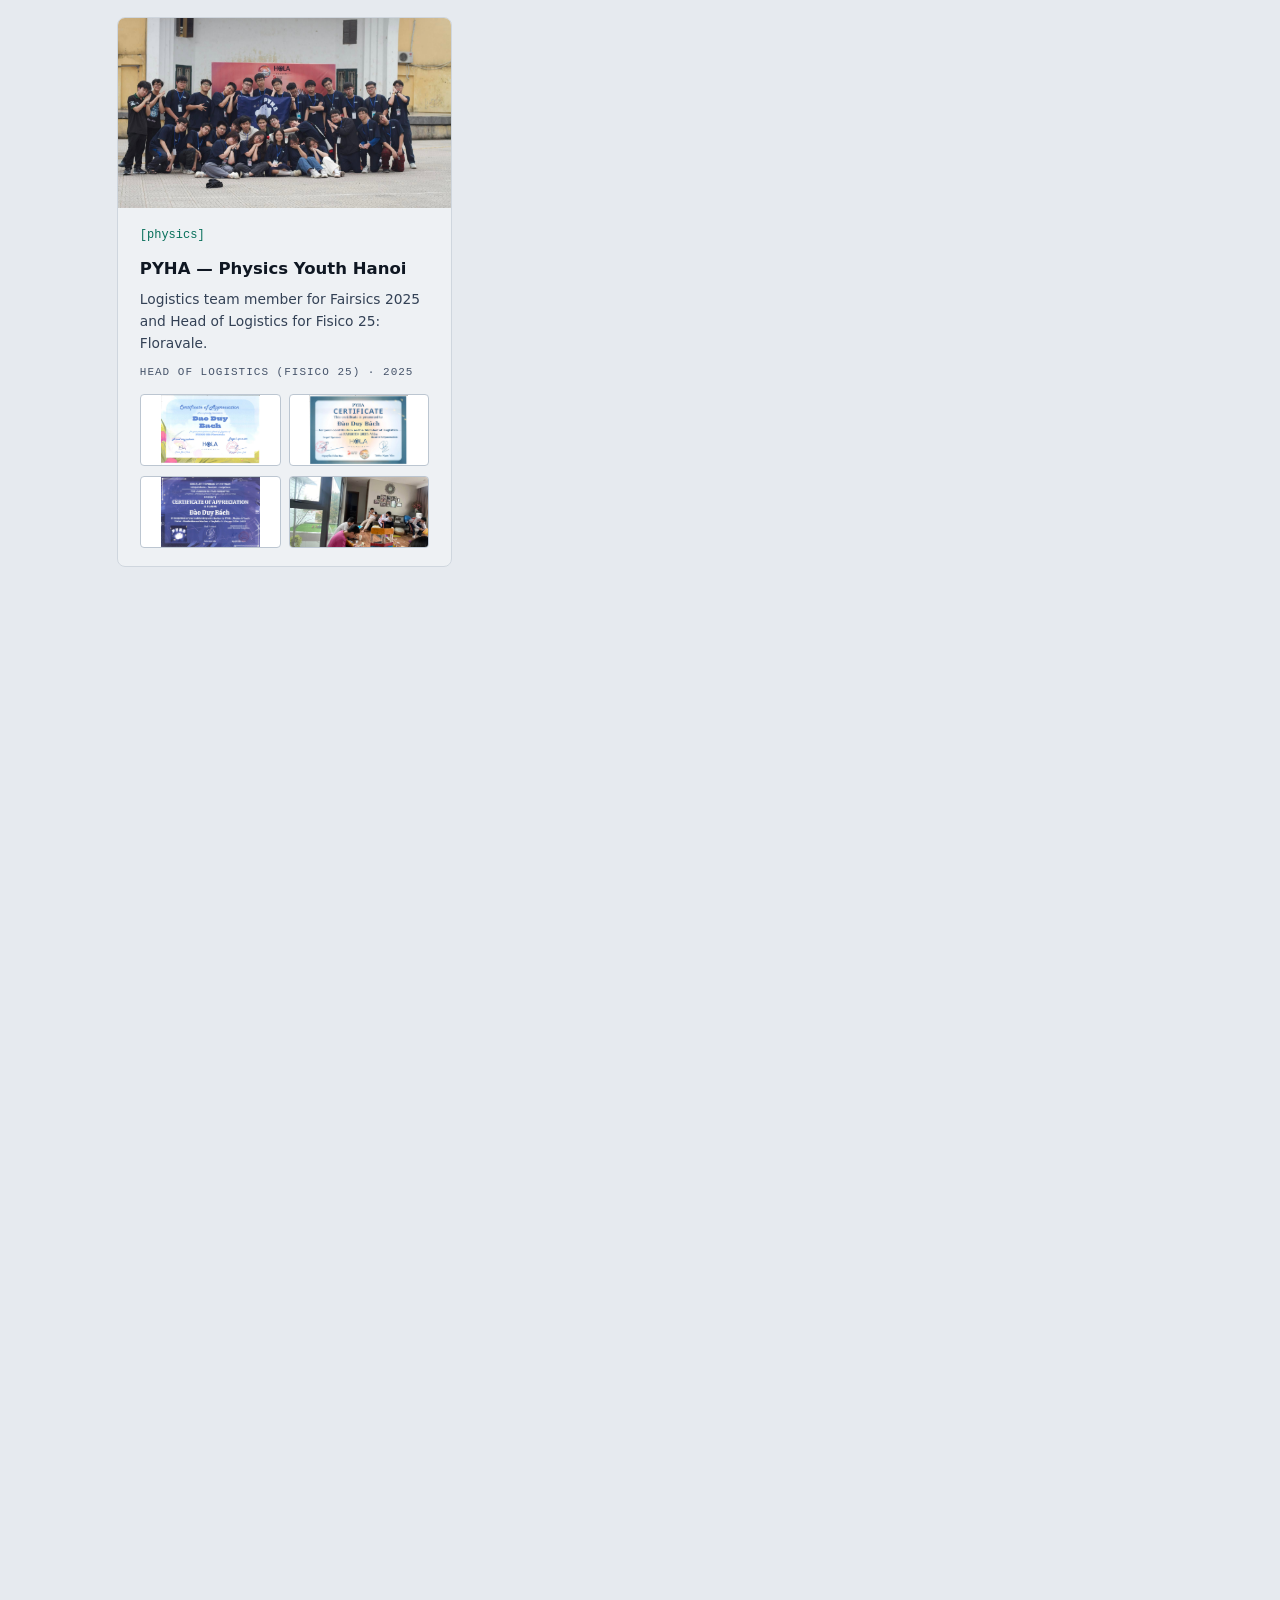
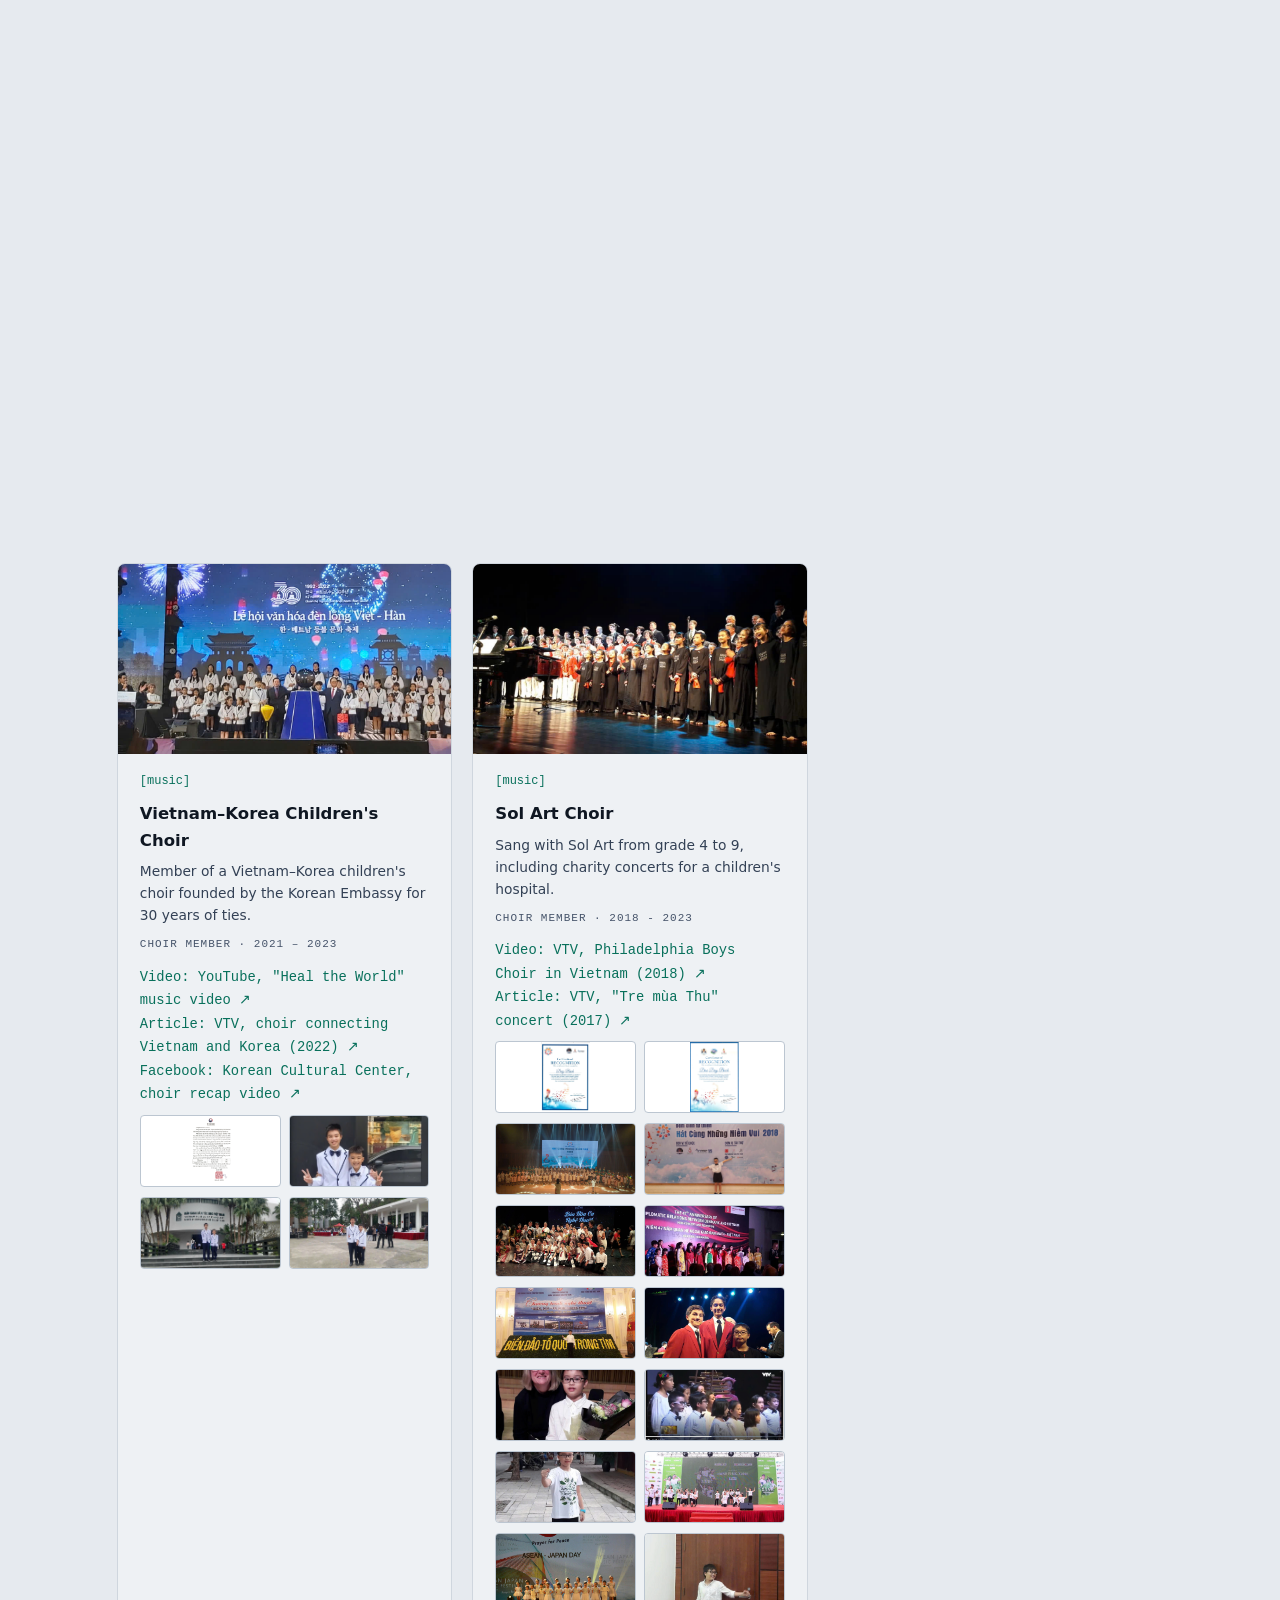
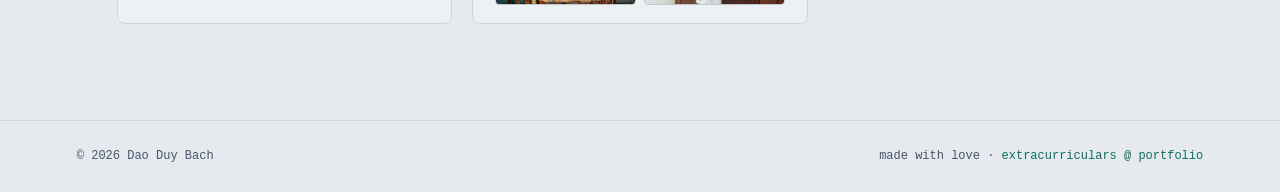
<file: activities.html>
<!DOCTYPE html>
<html lang="en" data-theme="light">
<head>
<meta charset="UTF-8">
<meta name="viewport" content="width=device-width, initial-scale=1.0">
<link rel="icon" type="image/svg+xml" href="favicon.svg">
<link rel="shortcut icon" href="favicon.svg">
<title>Activities — Dao Duy Bach</title>
<meta name="description" content="Clubs, volunteering and music: Dao Duy Bach's activities and community work.">
<link rel="stylesheet" href="assets/style.css">
<script>try{if(localStorage.getItem("site-theme")==="dark")delete document.documentElement.dataset.theme}catch(e){}</script>
</head>
<body>

<nav>
  <a class="logo" href="index.html"><b>&gt;_</b> dao.duy.bach</a>
  <div class="navlinks">
    <a href="about.html"><span>01.</span>About</a>
    <a href="projects.html"><span>02.</span>Projects</a>
    <a href="achievements.html"><span>03.</span>Achievements</a>
    <a href="activities.html" class="active" aria-current="page"><span>04.</span>Activities</a>
    <a href="contact.html"><span>05.</span>Contact</a>
  </div>
  <button class="theme-toggle" type="button" aria-label="Switch to dark mode">☾ dark</button>
</nav>

<main class="page">

  <section id="activities">
    <div class="sec-head reveal"><h2>Activities &amp; Community</h2><div class="rule"></div></div>
    <h3 class="act-group reveal">Language</h3>
    <div class="act-grid">
      <div class="card photo reveal">
        <a href="assets/certs_letters_score/chinese.png" data-lightbox aria-label="View HSK 2 Chinese course certificate"><img src="assets/certs_letters_score/chinese.png" alt="HSK 2 Chinese course certificate awarded by QTEDU" data-cap="HSK 2 Chinese course certificate"></a>
        <div class="inner"><span class="ic">[language]</span><h4>Chinese — HSK 2</h4><p>Completed the summer 2026 HSK 2 course organized by QTEDU.</p></div>
      </div>
    </div>
    <h3 class="act-group reveal">STEM clubs &amp; competitions</h3>
    <div class="act-grid">
      <div class="card photo reveal" id="fct">
        <img src="assets/fct/fct-team.webp" alt="FCT — FPT Software Computer Talents Club members coding together" data-cap="FCT club session">
        <div class="inner">
          <span class="ic">[code]</span>
          <h4>FCT — FPT Software Computer Talents Club</h4>
          <p>Earned an "A" every term in MIT's Python course and a Consolation Prize at the club hackathon.</p>
          <span class="role">Member · 2024 – present</span>
          <div class="more">
            <div class="gallery">
              <img class="cert-thumb" src="assets/fct/FCT0505_Dao_Duy_Bach_Learning_Transcript_Final_page-0001.jpg" alt="FCT learning transcript, page 1" data-cap="FCT learning transcript, page 1">
              <img class="cert-thumb" src="assets/fct/FCT0505_Dao_Duy_Bach_Learning_Transcript_Final_page-0002.jpg" alt="FCT learning transcript, page 2" data-cap="FCT learning transcript, page 2">
              <img class="cert-thumb" src="assets/fct/2024-11-mitx-intro-cs-python_page-0001.jpg" alt="MITx Introduction to Computer Science and Programming Using Python certificate, November 2024" data-cap="MITx certificate">
              <img class="cert-thumb" src="assets/fct/2025-09-fct-completion-statement_page-0001.jpg" alt="FCT club completion statement for the 2024–2025 programme" data-cap="FCT statement">
              <img class="cert-thumb" src="assets/fct/2026-07-fct-hackathon-consolation_page-0001.jpg" alt="FCT Summer Camp 2026 Hackathon Consolation Prize certificate" data-cap="Hackathon prize">
              <img src="assets/fct/fct-camp-sumup.jpg" alt="FCT Summer Camp 2026 — CORtech sum-up ceremony" data-cap="Camp sum-up">
              <img src="assets/fct/fct-camp-pitch.jpg" alt="Presenting our hackathon project at FCT Summer Camp 2026" data-cap="Pitching ScamCheck">
              <img src="assets/fct/fct-camp-pitch%20(2).jpg" alt="Presenting the ScamCheck project at FCT Summer Camp" data-cap="ScamCheck pitch, photo 2">
              <img src="assets/fct/fct-camp-pitch%20(3).jpg" alt="Presenting the ScamCheck project at FCT Summer Camp" data-cap="ScamCheck pitch, photo 3">
              <img src="assets/fct/fct-camp-coding-1.jpg" alt="Coding during the FCT Summer Camp 2026 hackathon" data-cap="Hackathon coding">
              <img src="assets/fct/fct-camp-coding-2.jpg" alt="Working on ScamCheck at FCT Summer Camp 2026" data-cap="Building ScamCheck">
            </div>
          </div>
        </div>
      </div>
      <div class="card photo reveal" id="aiyt">
        <img src="assets/aiyt/aiyt-launch.webp" alt="AI Young Talent Club (AIYT) launch ceremony at Hanoi University of Science and Technology" data-cap="AIYT launch, HUST">
        <div class="inner">
          <span class="ic">[ai]</span>
          <h4>AI Young Talent Club — HUST</h4>
          <p>One of 50 students selected nationwide for the first class of HUST's AI Young Talent Club.</p>
          <span class="role">Member · 2025-2026</span>

          <div class="more">
            <div class="proof">
              <a href="https://giaoducthoidai.vn/50-hoc-sinh-xuat-sac-lot-vao-cau-lac-bo-tai-nang-tre-ai-khoa-dau-tien-post726077.html" target="_blank" rel="noopener">Article: Giáo dục &amp; Thời đại ↗</a><br>
              <a href="https://www.facebook.com/share/18TA4EDknF/" target="_blank" rel="noopener">Facebook: HUST Youth Union, launch ceremony ↗</a><br>
              <a href="https://www.facebook.com/share/p/1CAk7WUDbL/" target="_blank" rel="noopener">Facebook: HUST AI Institute, launch ceremony ↗</a>
            </div>
            <div class="gallery">
              <img src="assets/aiyt/aiyt-lab-session.jpg" alt="AIYT members coding on laptops in the HUST AI Institute lab" data-cap="Lab session">
              <img src="assets/aiyt/aiyt-presentation.jpg" alt="Presenting a programming lesson on decision flowcharts during an AIYT session" data-cap="Presenting at a session">
              <img src="assets/aiyt/aiyt-access-card.jpg" alt="AIYT Access Card — Institute for AI Innovation and Societal Impact, Hanoi University of Science and Technology" data-cap="Lab access card">
              <img class="cert-thumb" src="assets/aiyt/cert_aiyt.png" alt="AI Young Talent Club certificate" data-cap="AIYT certificate">
            </div>
          </div>
        </div>
      </div>
      <div class="card photo reveal">
        <img src="assets/gart/gart-expo-team.webp" alt="GART Robotics team at GART Expo 2025 — Synthetica" data-cap="GART Expo 2025 team">
        <div class="inner">
          <span class="ic">[robotics]</span>
          <h4>GART Robotics</h4>
          <p>Electrical Engineering and HR team member; joined GART Camp 2024 and exhibited at GART Expo 2025.</p>
          <span class="role">EE/HR team member · 2024 – 2025</span>
          <div class="more">
            <div class="gallery">
              <img class="cert-thumb" src="assets/gart/2025%200x%20GART%20-%20GART%20General%20-%20HR%20Participation%20(1)_pages-to-jpg-0001.jpg" alt="GART General HR participation certificate" data-cap="GART HR participation certificate">
              <img class="cert-thumb" src="assets/gart/2025%200x%20GART%20-%20GART%20General%20-%20EE%20Participation%20(1)_page-0001.jpg" alt="GART General electrical engineering participation certificate" data-cap="GART EE participation certificate">
              <img src="assets/gart/gart-expo-2025-certificate.jpg" alt="GART Expo 2025 Synthetica certificate of appreciation" data-cap="Expo certificate">
              <img src="assets/gart/gart-expo-2025-demo.jpg" alt="Showing a robot component for students applying for GART Camp 2025" data-cap="Demo for applicants">
              <img src="assets/gart/gart.jpg" alt="GART Camp 2025 whole camp image" data-cap="GART Camp 2025">
            </div>
          </div>
        </div>
      </div>
      <div class="card photo reveal">
        <img src="assets/pyha/pyha1.jpg" alt="PYHA team with the club banner at Fairsics 2025: Viễn, our event" data-cap="Fairsics 2025 team">
        <div class="inner">
          <span class="ic">[physics]</span>
          <h4>PYHA — Physics Youth Hanoi</h4>
          <p>Logistics team member for Fairsics 2025 and Head of Logistics for Fisico 25: Floravale.</p>
          <span class="role">Head of Logistics (Fisico 25) · 2025</span>
          <div class="more">
            <div class="gallery">
              <img class="cert-thumb" src="assets/ai4g/pyha-fisico25-cert.jpg" alt="Certificate of Appreciation — Head of Logistics, Fisico 25: Floravale" data-cap="Fisico 25 certificate">
              <img class="cert-thumb" src="assets/pyha/2025%2003%20PYHA%20-%20Fairsics%20-%20Logistics%20Participation%20(1)_page-0001.jpg" alt="PYHA Fairsics logistics participation certificate" data-cap="Fairsics logistics certificate">
              <img class="cert-thumb" src="assets/pyha/2025%200x%20PYHA%20-%20PYHA%20General%20-%20Logistics%20Participation%20(1)_page-0001.jpg" alt="PYHA General logistics participation certificate" data-cap="PYHA logistics certificate">
              <img src="assets/pyha/pyha2.jpg" alt="PYHA members making props by hand for an event" data-cap="Making event props">
            </div>
          </div>
        </div>
      </div>
    </div>
    <h3 class="act-group reveal">Volunteering &amp; outreach</h3>
    <div class="act-grid">
      <div class="card photo reveal">
        <img src="assets/cyberchamps/1750734987287_1196499628629621657_g179678202486033789_1698dd863b9f03f0e3b6458699f0f214.jpg" alt="Children and volunteers at a robotics and programming outreach event" data-cap="Robotics outreach group">
        <div class="inner">
          <span class="ic">[robotics]</span>
          <h4>Robotics &amp; Coding Outreach</h4>
          <p>Volunteered with Cyber Club to bring hands-on robotics and programming to children in Hà Nội and Nam Định. The 2025 outreach reached hundreds of children and was featured on national television.</p>
          <p class="proof"><a href="https://www.facebook.com/watch/?v=1368507727527268" target="_blank" rel="noopener">Video: Facebook, robotics outreach ↗</a></p>
          <span class="role">Volunteer · 2025</span>
          <div class="gallery">
            <img class="cert-thumb" src="assets/cyberchamps/giaothuy-cert.jpg" alt="Certificate of Appreciation for Hành Trình Tri Thức Và Yêu Thương robotics outreach in Giao Thủy" data-cap="Outreach certificate">
            <img src="assets/cyberchamps/1791384420955_4427584127537626482_g7938366703202710825_279065d2247903416180685f3378bdab.jpg" alt="Robot team on stage at a Hanoi event" data-cap="Hanoi event stage">
            <img src="assets/cyberchamps/1791385044934_4427584127537626482_g7938366703202710825_bc191f40507240a05afe5769fee419a1.jpg" alt="Children exploring a robot at the Trần Nhân Tông Pedestrian Street outreach event" data-cap="Robotics outreach in Hanoi">
          </div>
        </div>
      </div>
      <div class="card photo reveal">
        <img src="assets/cnctech/cnctech-english-club.webp" alt="Summer English Club 2025 volunteers at CNCTech" data-cap="Summer English Club">
        <div class="inner">
          <span class="ic">[teaching]</span>
          <h4>English Teaching Volunteer</h4>
          <p>Volunteer English teacher at a 2025 summer camp and in classes run with CNCTech.</p>
          <span class="role">Volunteer teacher · 2025</span>
          <div class="more">
            <div class="gallery">
              <img class="cert-thumb" src="assets/cnctech/cnctec.png" alt="CNCTech Certificate of Appreciation for volunteering at Summer English Club 2025, Phu Tho, 1 August 2025" data-cap="CNCTech certificate">
            </div>
          </div>
        </div>
      </div>
      <div class="card photo reveal">
        <img src="assets/warmwinter/warm-winter-team.jpg" alt="Volunteer team for 'Warm Winter' charity drive at Lao Chai" data-cap="Team in Lao Chai">
        <div class="inner">
          <span class="ic">[community]</span>
          <h4>"Warm Winter" Charity Drive</h4>
          <p>Collected and delivered warm clothes and supplies to children in remote Lao Chai, 2025.</p>
          <div class="more">
            <div class="gallery">
              <img class="cert-thumb" src="assets/warmwinter/warm-winter.jpg" alt="Lao Chai Youth Union certificate recognizing charitable contribution to Warm Winter 2025" data-cap="Youth Union certificate">
              <img class="warmwinter-giving" src="assets/warmwinter/warmwinter_giving.jpg" alt="Delivering donated warm clothes and supplies to children in Lao Chai" data-cap="Delivering warm winter donations">
            </div>
          </div>
          <span class="role">Volunteer · 2025</span>
        </div>
      </div>
      <div class="card photo reveal">
        <img src="assets/bmaihosp/1789457857375_6477522173869893779_6477522173869893779_429546d4f525495f4c77b6abea97dcac.jpg" alt="Volunteer visit to Bach Mai Hospital with classmates" data-cap="Bach Mai Hospital visit">
        <div class="inner">
          <span class="ic">[community]</span>
          <h4>Bach Mai Hospital Volunteer Visit</h4>
          <p>Visited patients at Bach Mai Hospital and helped donate VND 3,000,000 to those in need.</p>
          <div class="more">
            <div class="gallery">
              <img src="assets/bmaihosp/bachmai-visit.jpg" alt="Volunteer group at Bach Mai Hospital" data-cap="Bach Mai Hospital volunteer group">
              <img class="cert-thumb" src="assets/bmaihosp/DDB_DTD_NKC_BachMai_page-0001.jpg" alt="Bach Mai Hospital volunteer visit document" data-cap="Bach Mai Hospital volunteer visit">
            </div>
          </div>
          <span class="role">Volunteer · 2025</span>
        </div>
      </div>
      <div class="card photo reveal">
        <img src="assets/oyster/oyster-camp.jpg" alt="The World Is Your Oyster youth summer camp volunteering, Ngoc Vung Island" data-cap="Ngoc Vung Island camp">
        <div class="inner">
          <span class="ic">[community]</span>
          <h4>"The World Is Your Oyster" Youth Summer Camp</h4>
          <p>Certified Excellent Volunteer teaching English and STEM to children on Ngoc Vung Island, 2026.</p>
          <div class="more">
            <div class="gallery">
              <img src="assets/oyster/twiyo.jpg" alt="Teaching children on Ngoc Vung Island during The World Is Your Oyster camp" data-cap="Teaching children">
              <img src="assets/oyster/twiyo2.jpg" alt="Working with children during The World Is Your Oyster camp" data-cap="Camp activities">
              <img src="assets/oyster/twiyo3.jpg" alt="Volunteering with children on Ngoc Vung Island" data-cap="With local children">
              <a class="tl-cert" href="assets/certs_letters_score/twiyo.jpg" data-lightbox aria-label="View Oyster camp volunteer certificate"><img class="cert-thumb" src="assets/certs_letters_score/twiyo.jpg" alt="Certificate recognizing excellent volunteer contributions at The World Is Your Oyster Youth Summer Camp" data-cap="Oyster camp volunteer certificate"></a>
              <img src="assets/oyster/twiyo%20(2).JPG" alt="Teaching and volunteering with children during The World Is Your Oyster camp" data-cap="Oyster camp volunteering">
            </div>
          </div>
          <span class="role">Volunteer · 2026</span>
        </div>
      </div>
    </div>

    <h3 class="act-group reveal">Sports</h3>
    <div class="act-grid">
      <div class="card photo reveal">
        <img src="assets/marathon/hanoi-techcombank-marathon.jpg" alt="Running in the Hanoi Techcombank Marathon" data-cap="Techcombank Marathon">
        <div class="inner">
          <span class="ic">[running]</span>
          <h4>Road Running &amp; Marathons</h4>
          <p>Ran several races from 5 km to 10 km, building endurance one finish line at a time.</p>
          <span class="role">Running · 5–10 km</span>
          <div class="more">
            <div class="gallery">
              <img src="assets/marathon/ecopark%20marathon.jpg" alt="Running in the Ecopark Marathon" data-cap="Ecopark Marathon">
              <img src="assets/marathon/ecopark-2018.jpg" alt="At the Ecopark Marathon finish with fellow young runners" data-cap="Ecopark finish, 2018">
              <img src="assets/marathon/eco-park-2018.jpg" alt="At the Ecopark Marathon in 2018" data-cap="Ecopark Marathon, 2018">
              <img src="assets/marathon/napas-family-run.jpg" alt="At the NAPAS Family Run 2025" data-cap="NAPAS Family Run">
            </div>
          </div>
        </div>
      </div>
      <div class="card photo reveal" id="nss-cycling">
        <div class="duo">
          <img class="cert-thumb" src="assets/certs_letters_score/nss-family-cycling-day-2024.jpg" alt="Certificate of Completion, first NSS Family Cycling Day, 26 October 2024: 15.08 km in 00:46:14" data-cap="2024 · 15.08 km">
          <img class="cert-thumb" src="assets/certs_letters_score/nssfamilyday26.jpg" alt="Certificate for the Nguyen Sieu Connection Day 2026 cycling event (Giải đạp xe kết nối)" data-cap="2026 Connection Day">
        </div>
        <div class="inner">
          <span class="ic">[cycling]</span>
          <h4>NSS Family Cycling Day</h4>
          <p>Rode the first NSS Family Cycling Day (15.08 km, 2024) and the 2026 Connection Day ride.</p>
          <span class="role">Cycling · 2024, 2026</span>
        </div>
      </div>
      <div class="card photo reveal" id="taekwondo">
        <div class="duo">
          <img class="cert-thumb" src="assets/certs_letters_score/taekwondo.jpg" alt="Hanoi Taekwondo Association yellow belt certificate, 9th level, 2019" data-cap="9th level, 2019">
          <img class="cert-thumb" src="assets/certs_letters_score/taekwondo%20(2).jpg" alt="Hanoi Taekwondo Association yellow belt certificate, 8th level, 2020" data-cap="8th level, 2020">
        </div>
        <div class="inner">
          <span class="ic">[martial arts]</span>
          <h4>Taekwondo</h4>
          <p>Trained with the Hanoi Taekwondo Association, earning yellow belt 9th and 8th levels.</p>
          <span class="role">Taekwondo · 2019–2020</span>
        </div>
      </div>
      <div class="card photo reveal">
        <img class="cert-thumb" src="assets/certs_letters_score/tabletennis.jpg" alt="K-Cup Table Tennis Tournament 2025 participation certificate" data-cap="K-Cup certificate">
        <div class="inner">
          <span class="ic">[table tennis]</span>
          <h4>K-Cup Table Tennis Tournament</h4>
          <p>Competed in the 2025 K-Cup table tennis tournament and received a participation certificate.</p>
          <span class="role">Table tennis · 2025</span>
        </div>
      </div>
      <div class="card photo reveal">
        <img src="assets/chess/chess-academy-cup.jpg" alt="Chess Academy Open Cup event photo" data-cap="Chess Academy Open Cup">
        <div class="inner">
          <span class="ic">[chess]</span>
          <h4>Chess Academy Open Cup</h4>
          <p>Competed in the 2022 Chess Academy Open Cup (Cúp Chess Academy Mở Rộng) tournament and won 2nd place.</p>
          <span class="role">Chess · 2022</span>
        </div>
      </div>
    </div>

    <h3 class="act-group reveal">Arts</h3>
    <div class="act-grid">
      <div class="card photo reveal">
        <img src="assets/piano_grad/piano-graduation.png" alt="Dao Duy Bach performing at the 10-year piano program graduation recital" data-cap="Graduation recital">
        <div class="inner">
          <span class="ic">[music]</span>
          <h4>Piano — 10-Year Program Graduate</h4>
          <p>Graduated with Excellent from a ten-year piano programme.</p>
          <span class="role">Pianist · 2015 – 2025</span>
          <div class="more">
            <p class="proof">
            <a href="https://www.facebook.com/share/p/14Tm8AUibeg/" target="_blank" rel="noopener">Facebook: Magic Music School, graduation ceremony ↗</a>
          </p>

            <div class="gallery">
              <img src="assets/piano_grad/piano.jpg" alt="At a 2018 Magic Music School recital" data-cap="2018 recital">
              <img src="assets/piano_grad/piano%20(2).jpg" alt="Performing piano at a Magic Music School program concert" data-cap="Programme concert">
              <img class="cert-thumb" src="assets/piano_grad/cert_piano.jpg" alt="Certificate for completing the ten-year piano programme with Excellent" data-cap="Ten-year piano programme certificate">
            </div>
          </div>

        </div>
      </div>
      <div class="card photo reveal">
        <img src="assets/mmfestival/piano-recital.webp" alt="Dao Duy Bach performing a piano solo at the 7th Magic Music Festival" data-cap="Magic Music Festival 2024">
        <div class="inner">
          <span class="ic">[music]</span>
          <h4>Magic Music Festival 2024</h4>
          <p>Won a bronze medal for Piano Solo.</p>
          <span class="role">Piano Solo · 2024</span>
          <div class="more">
            <p class="proof">
              <a href="https://www.facebook.com/story.php?story_fbid=1288578892551914&amp;id=100041994471227&amp;rdid=q8HCfC5o8O0wAfuO#" target="_blank" rel="noopener">Facebook: Magic Music Festival ↗</a>
            </p>
            <div class="gallery">
              <img class="cert-thumb" src="assets/mmfestival/MagicMusic_Fes.png" alt="Magic Music Festival 2024 bronze medal certificate" data-cap="Bronze medal certificate">
            </div>
          </div>
        </div>
      </div>
      <div class="card photo reveal" id="your-world">
        <img src="assets/yourworld/your-world-award.jpg" alt="Our team receiving the Your World 2024/25 Outstanding Concept award from the British Council" data-cap="National award">
        <div class="inner">
          <span class="ic">[film]</span>
          <h4>Your World 2024/25 — British Council Video Competition</h4>
          <p>Made a short film on an environmental problem with three classmates; won national Outstanding Concept.</p>
          <span class="role">Team member · 2024 – 2025</span>
          <div class="more">
            <div class="gallery">
              <img src="assets/yourworld/your-world-trophy.jpg" alt="Your World Video Competition 2024-25 Outstanding Concept trophy" data-cap="Outstanding Concept trophy">
            </div>
          </div>
        </div>
      </div>
      <div class="card photo reveal" id="vn-korea-choir">
        <img src="assets/vnkr/vn-korea-choir-lantern-festival.jpg" alt="Vietnam–Korea Children's Choir at the Vietnam–Korea lantern festival" data-cap="Lantern festival">
        <div class="inner">
          <span class="ic">[music]</span>
          <h4>Vietnam–Korea Children's Choir</h4>
          <p>Member of a Vietnam–Korea children's choir founded by the Korean Embassy for 30 years of ties.</p>
          <span class="role">Choir member · 2021 – 2023</span>
          <div class="more">
            <p class="proof">
              <a href="https://www.youtube.com/watch?v=ZFF12DPgkec" target="_blank" rel="noopener">Video: YouTube, "Heal the World" music video ↗</a>
              <a href="https://vtv.vn/xa-hoi/dan-hop-xuong-thieu-nhi-ket-noi-viet-nam-han-quoc-20220802025537963.htm" target="_blank" rel="noopener">Article: VTV, choir connecting Vietnam and Korea (2022) ↗</a>
              <a href="https://www.facebook.com/watch/?v=536468985210249" target="_blank" rel="noopener">Facebook: Korean Cultural Center, choir recap video ↗</a>
            </p>
            <div class="gallery">
              <img class="cert-thumb" src="assets/vnkr/2022-12-vietnam-korea-choir-letter_page-0001.jpg" alt="Korean Cultural Center letter recognizing Vietnam–Korea Children's Choir participation, December 2022" data-cap="Cultural Center letter">
              <img src="assets/vnkr/vn-korea-choir-cultural-center.jpg" alt="In choir uniform at the Korean Cultural Center, Hanoi" data-cap="Korean Cultural Center">
              <img src="assets/vnkr/vn-korea-choir-museum.jpg" alt="At the Vietnam Museum of Ethnology" data-cap="Museum of Ethnology">
              <img src="assets/vnkr/vn-korea-choir-event.jpg" alt="At a choir performance event" data-cap="Performance day">
            </div>

          </div>
        </div>
      </div>
      <div class="card photo reveal" id="sol-art">
        <img src="assets/solart/sol-art-concert-robes.jpg" alt="Sol Art choir performing together on stage" data-cap="Sol Art on stage">
        <div class="inner">
          <span class="ic">[music]</span>
          <h4>Sol Art Choir</h4>
          <p>Sang with Sol Art from grade 4 to 9, including charity concerts for a children's hospital.</p>
          <span class="role">Choir member · 2018 - 2023</span>
          <div class="more">
            <p class="proof">
              <a href="https://vtv.vn/video/dan-hop-xuong-nam-philadelphia-bieu-dien-tai-viet-nam-312202.htm" target="_blank" rel="noopener">Video: VTV, Philadelphia Boys Choir in Vietnam (2018) ↗</a>
              <a href="https://vtv.vn/viet-nam-va-the-gioi/tre-mua-thu-goc-nhin-moi-ve-am-nhac-co-dien-20171113114854591.htm" target="_blank" rel="noopener">Article: VTV, "Tre mùa Thu" concert (2017) ↗</a>
            </p>
            <div class="gallery">
              <img class="cert-thumb" src="assets/solart/sol-art-singwithjoy.jpg" alt="2018 Sing with Joy music charity event certificate of recognition" data-cap="Sing with Joy 2018">
              <img class="cert-thumb" src="assets/solart/sol-art-singwithjoy%20(2).jpg" alt="2019 Sing with Joy music charity event certificate of recognition" data-cap="Sing with Joy 2019">
              <img src="assets/solart/sol-art-hat-cung-niem-vui-stage.jpg" alt="Sol Art on stage at Hát Cùng Những Niềm Vui 2018" data-cap="Charity concert stage">
              <img src="assets/solart/sol-art-hat-cung-niem-vui-2018.jpg" alt="Hát Cùng Những Niềm Vui 2018 charity concert" data-cap="Charity concert, 2018">
              <img src="assets/solart/sol-art-ban-hoa-ca.jpg" alt="Sol Art after the Bản Hòa Ca Nghệ Thuật concert" data-cap="Bản Hòa Ca concert">
              <img src="assets/solart/sol-art-denmark-vietnam-concert.jpg" alt="Concert for the 47th anniversary of Denmark–Vietnam diplomatic relations" data-cap="Denmark–Vietnam concert">
              <img src="assets/solart/sol-art-bien-dao-solo.jpg" alt="Performing at the Biển đảo – Tổ quốc trong tim programme" data-cap="Biển đảo programme">
              <img src="assets/solart/sol-art-philadelphia-boys-choir.jpg" alt="With singers from a visiting choir" data-cap="With a visiting choir">
              <img src="assets/solart/sol-art-concert.jpg" alt="After a concert" data-cap="After a concert">
              <img src="assets/solart/sol-art-concert-tre-vn.jpg" alt="With the Tre Mùa Thu choir at a concert" data-cap="Tre Mùa Thu concert">
              <img src="assets/solart/sol-art.jpg" alt="Sol Art choir performance" data-cap="Sol Art choir">
              <img src="assets/solart/sol-art%20(2).jpg" alt="Sol Art choir group photo" data-cap="Sol Art group">
              <img src="assets/solart/sol-art-asean-japan-day.jpg" alt="Sol Art choir at an ASEAN-Japan event" data-cap="ASEAN-Japan event">
              <img src="assets/solart/sol-art-tthnqg.jpg" alt="Sol Art choir performance" data-cap="Sol Art performance">
            </div>

          </div>
        </div>
      </div>
    </div>


  </section>

</main>

<footer>
  <span>© 2026 Dao Duy Bach</span>
  <span>made with love · <span style="color:var(--accent)">extracurriculars @ portfolio</span></span>
</footer>

<script src="assets/main.js"></script>
</body>
</html>
</file>
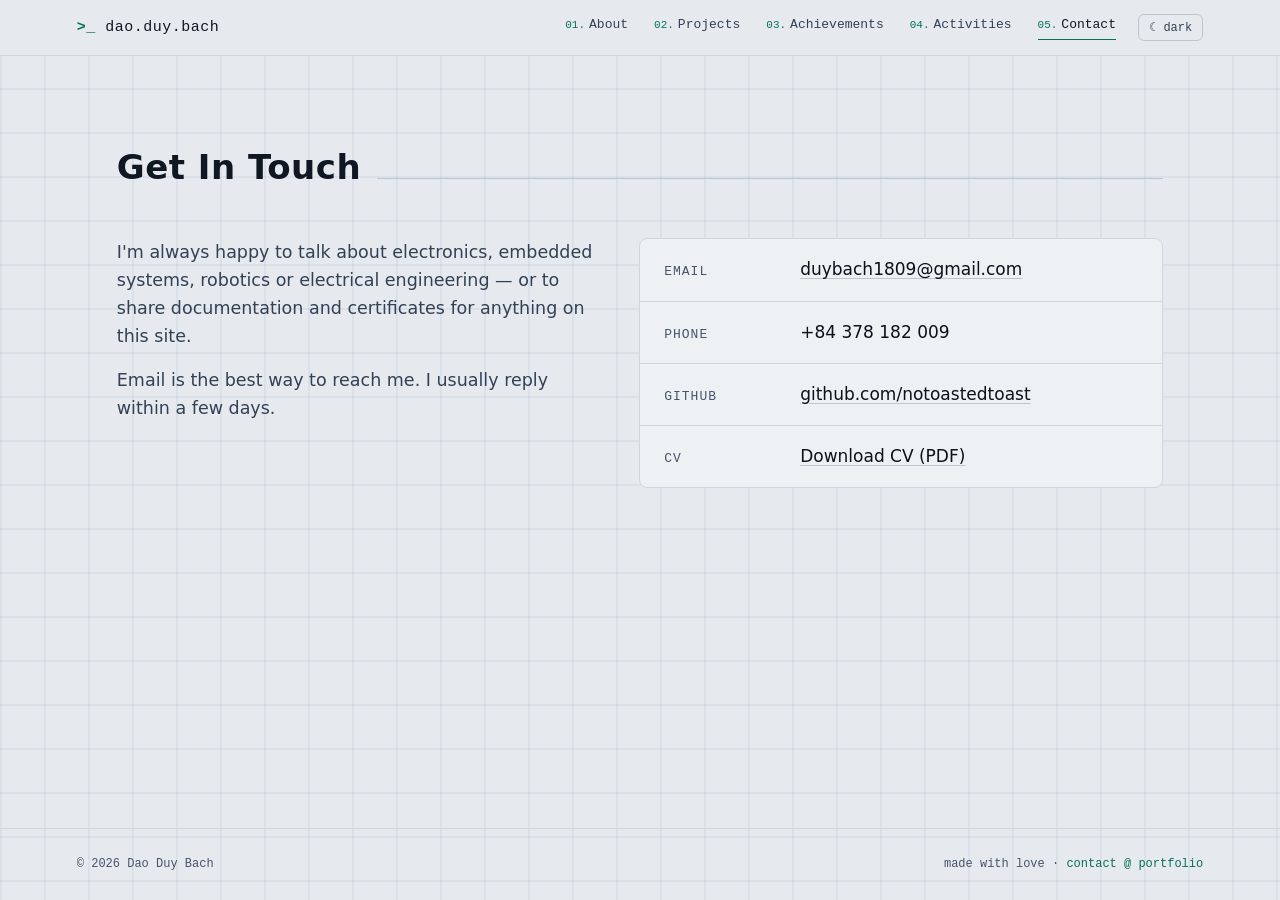
<file: contact.html>
<!DOCTYPE html>
<html lang="en" data-theme="light">
<head>
<meta charset="UTF-8">
<meta name="viewport" content="width=device-width, initial-scale=1.0">
<title>Contact — Dao Duy Bach</title>
<meta name="description" content="Get in touch with Dao Duy Bach.">
<link rel="stylesheet" href="assets/style.css">
<script>try{if(localStorage.getItem("site-theme")==="dark")delete document.documentElement.dataset.theme}catch(e){}</script>
</head>
<body>

<nav>
  <a class="logo" href="index.html"><b>&gt;_</b> dao.duy.bach</a>
  <div class="navlinks">
    <a href="about.html"><span>01.</span>About</a>
    <a href="projects.html"><span>02.</span>Projects</a>
    <a href="achievements.html"><span>03.</span>Achievements</a>
    <a href="activities.html"><span>04.</span>Activities</a>
    <a href="contact.html" class="active" aria-current="page"><span>05.</span>Contact</a>
  </div>
  <button class="theme-toggle" type="button" aria-label="Switch to dark mode">☾ dark</button>
</nav>

<main class="page">

  <section id="contact">
    <div class="sec-head reveal"><h2>Get In Touch</h2><div class="rule"></div></div>
    <div class="contact-grid">

      <!-- ===== LEFT: short intro ===== -->
      <div class="contact-intro reveal">
        <p>I'm always happy to talk about electronics, embedded systems, robotics or electrical engineering —
           or to share documentation and certificates for anything on this site.</p>
        <p>Email is the best way to reach me. I usually reply within a few days.</p>
      </div>

      <!-- ===== RIGHT: contact details — EDIT THE LINES BELOW =====
           Each row: <span class="k">LABEL</span> then the value.
           Links:  change BOTH the href="..." and the visible text.
           Don't need a row? Delete its whole <li>...</li> line. -->
      <ul class="contact-list reveal">
        <li><span class="k">Email</span><a class="v" href="mailto:duybach1809@gmail.com">duybach1809@gmail.com</a></li>
        <li><span class="k">Phone</span><span class="v">+84 378 182 009</span></li>
        <li><span class="k">GitHub</span><a class="v" href="https://github.com/notoastedtoast" target="_blank" rel="noopener">github.com/notoastedtoast</a></li>
        <li><span class="k">CV</span><a class="v" href="assets/DDBach_CV.pdf" target="_blank" rel="noopener">Download CV (PDF)</a></li>
      </ul>

    </div>
  </section>

</main>


<footer>
  <span>© 2026 Dao Duy Bach</span>
  <span>made with love · <span style="color:var(--accent)">contact @ portfolio</span></span>
</footer>

<script src="assets/main.js"></script>
</body>
</html>
</file>
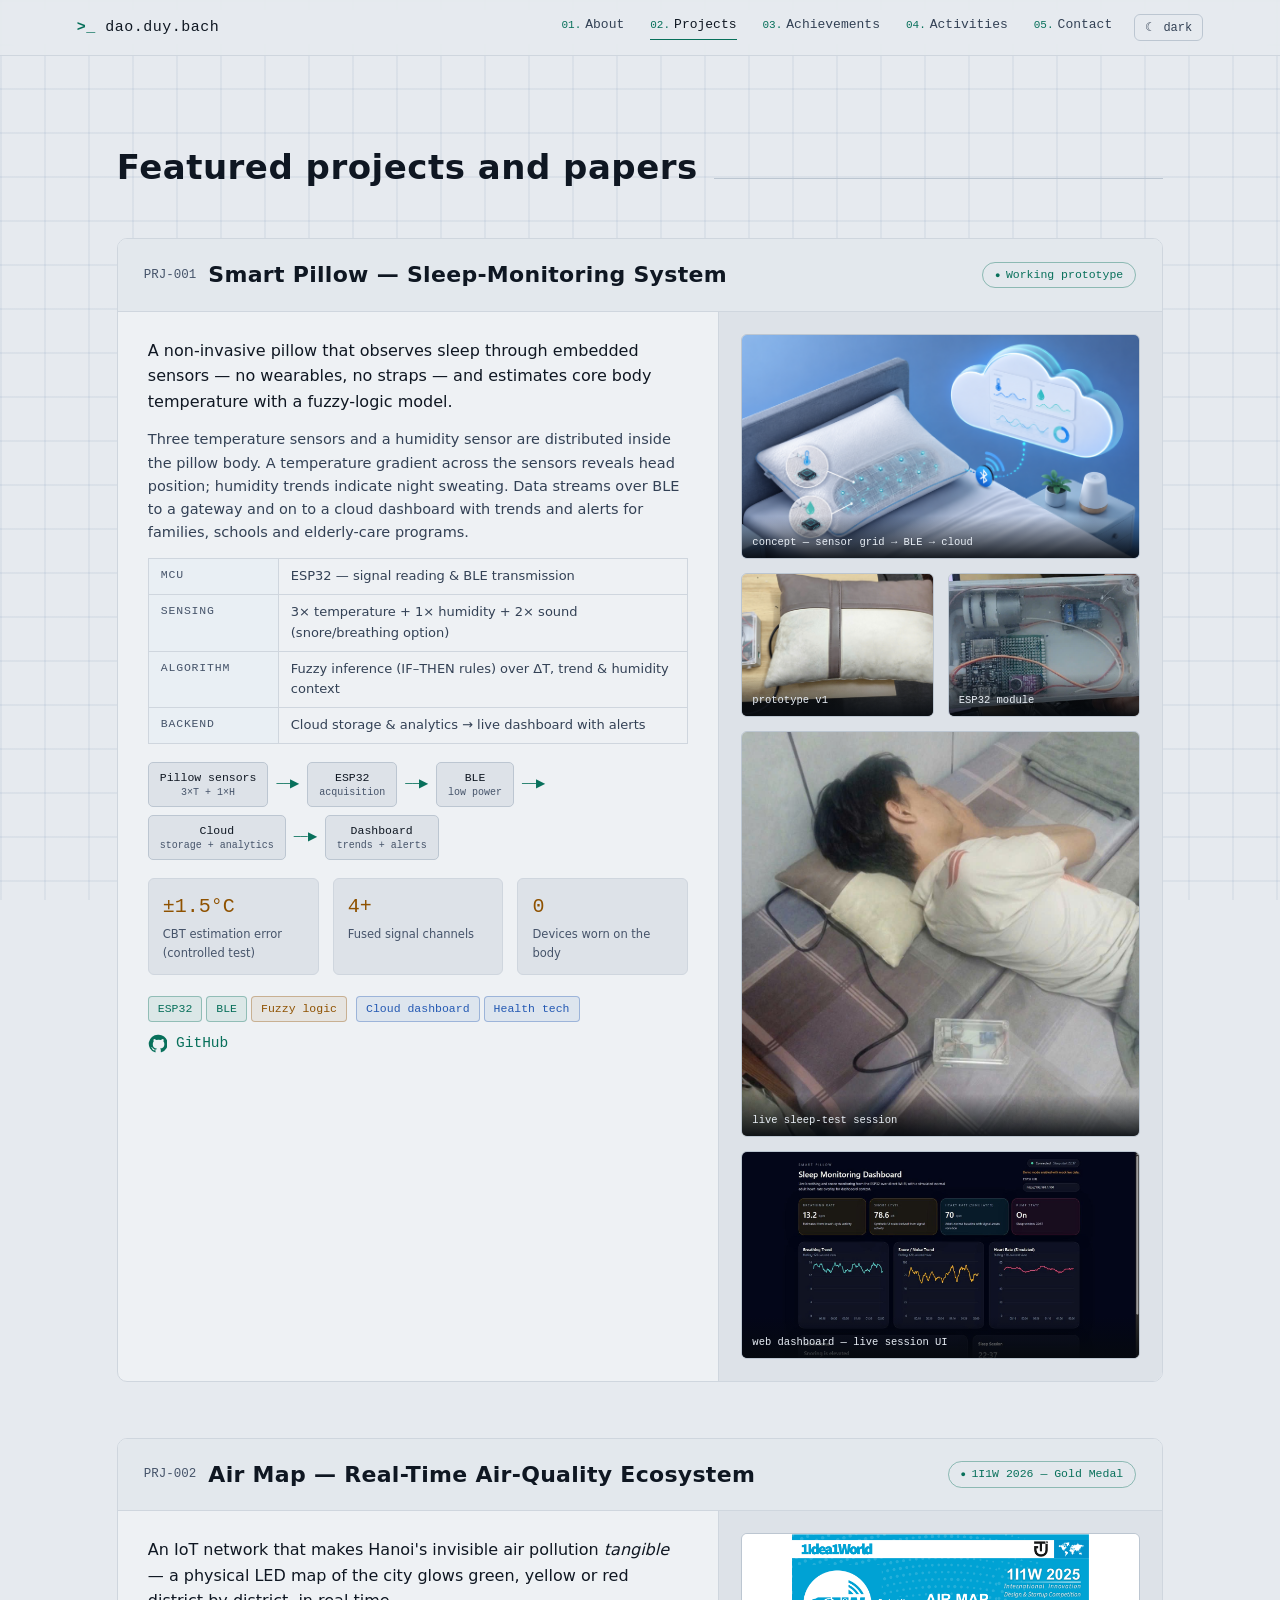
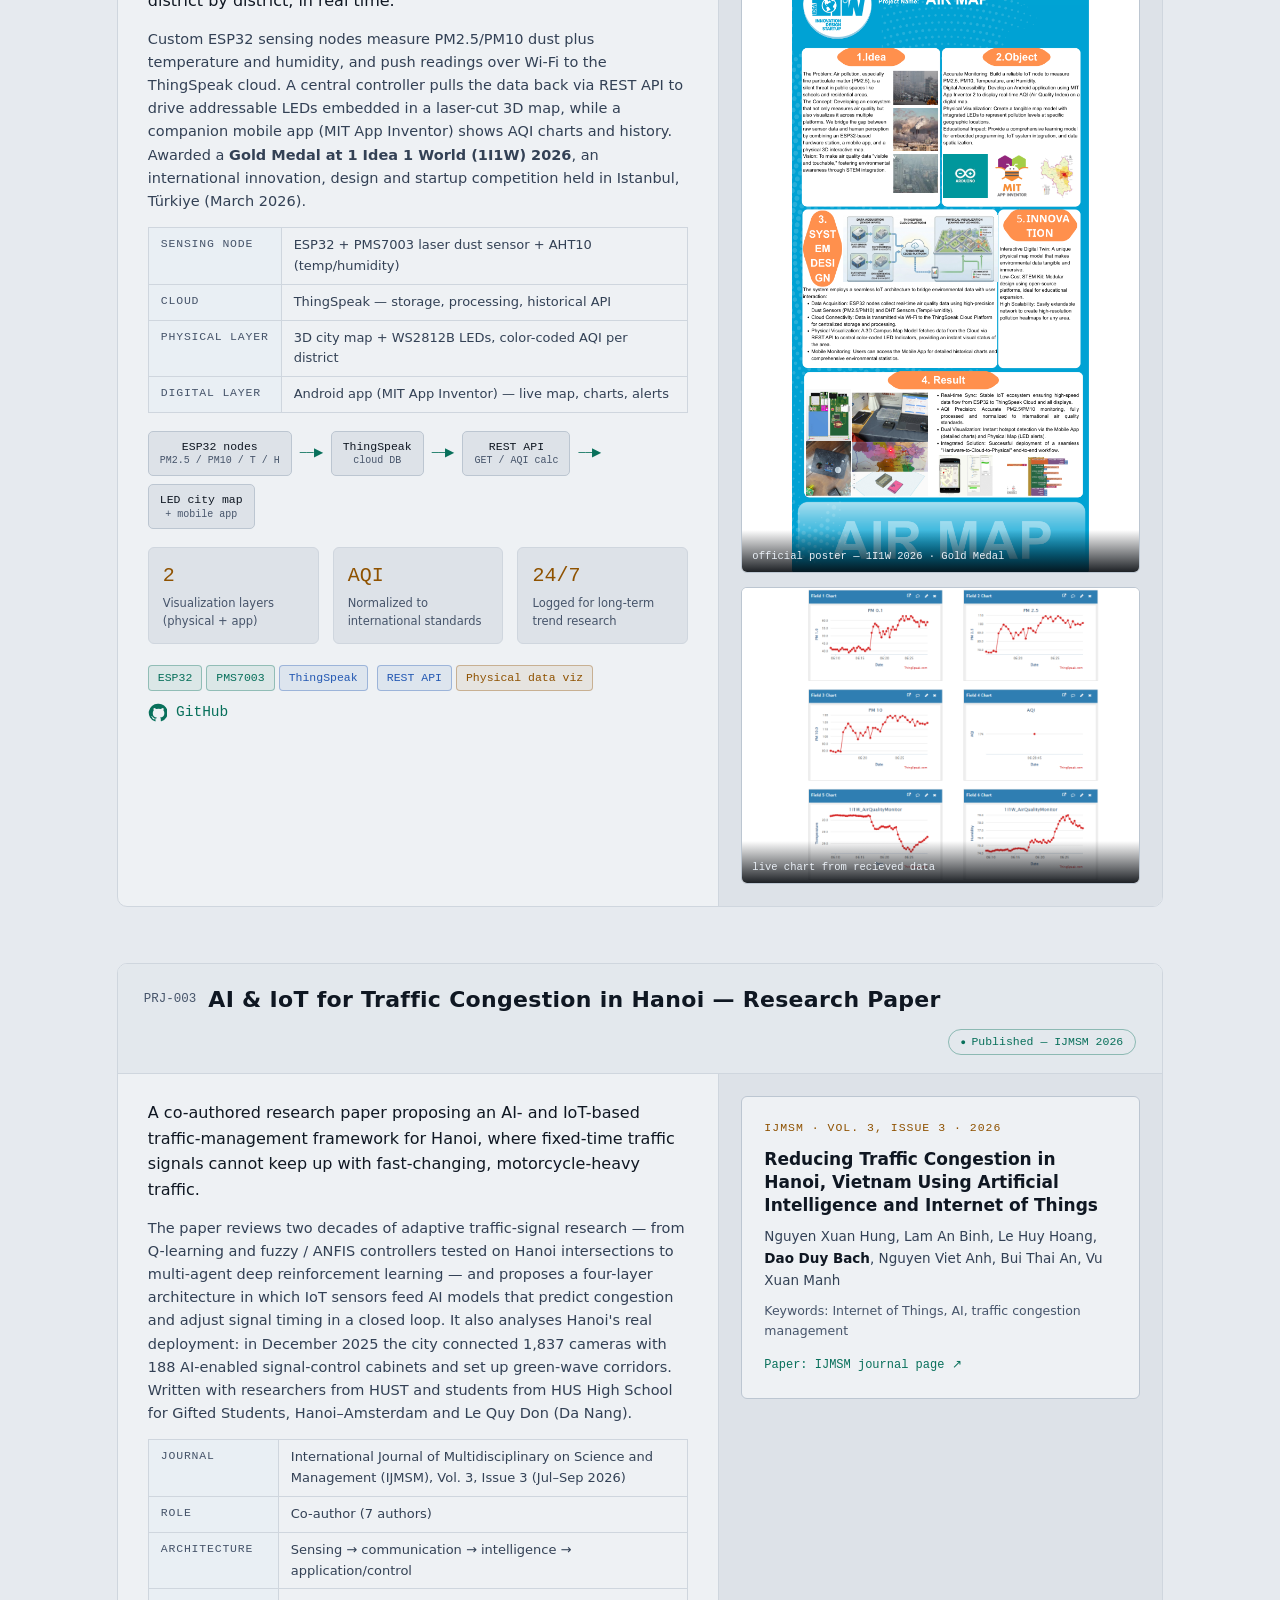
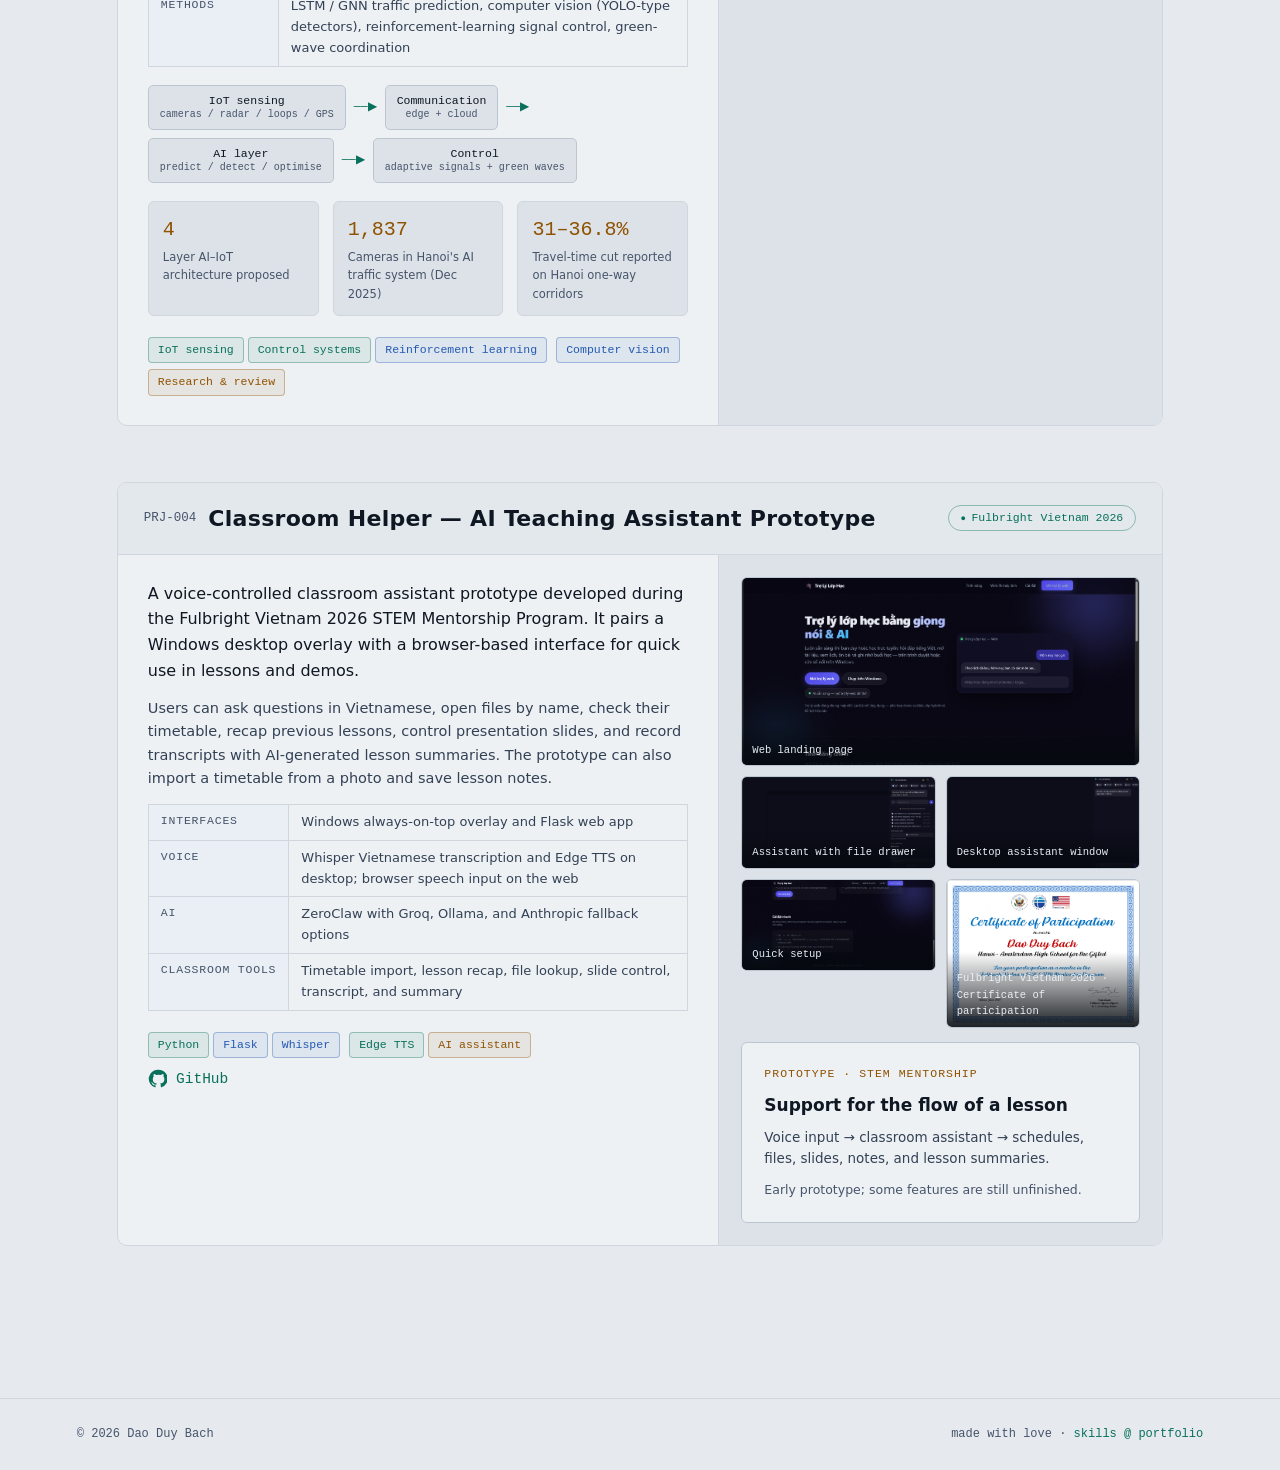
<file: projects.html>
<!DOCTYPE html>
<html lang="en" data-theme="light">
<head>
<meta charset="UTF-8">
<meta name="viewport" content="width=device-width, initial-scale=1.0">
<title>Projects — Dao Duy Bach</title>
<meta name="description" content="Featured projects by Dao Duy Bach, including the Smart Pillow, Air Map, traffic research, and a Fulbright classroom assistant prototype.">
<link rel="stylesheet" href="assets/style.css">
<script>try{if(localStorage.getItem("site-theme")==="dark")delete document.documentElement.dataset.theme}catch(e){}</script>
</head>
<body>

<nav>
  <a class="logo" href="index.html"><b>&gt;_</b> dao.duy.bach</a>
  <div class="navlinks">
    <a href="about.html"><span>01.</span>About</a>
    <a href="projects.html" class="active" aria-current="page"><span>02.</span>Projects</a>
    <a href="achievements.html"><span>03.</span>Achievements</a>
    <a href="activities.html"><span>04.</span>Activities</a>
    <a href="contact.html"><span>05.</span>Contact</a>
  </div>
  <button class="theme-toggle" type="button" aria-label="Switch to dark mode">☾ dark</button>
</nav>

<main class="page">

  <section id="projects">
    <div class="sec-head reveal"><h2>Featured projects and papers</h2><div class="rule"></div></div>

    <!-- Smart Pillow -->
    <article class="proj reveal" id="smart-pillow">
      <div class="proj-head">
        <span class="pid">PRJ-001</span>
        <h3>Smart Pillow — Sleep-Monitoring System</h3>
        <span class="status">Working prototype</span>
      </div>
      <div class="proj-body">
        <div class="proj-txt">
          <p class="lede">A non-invasive pillow that observes sleep through embedded sensors —
             no wearables, no straps — and estimates core body temperature with a fuzzy-logic model.</p>
          <p>Three temperature sensors and a humidity sensor are distributed inside the pillow body.
             A temperature gradient across the sensors reveals head position; humidity trends indicate
             night sweating. Data streams over BLE to a gateway and on to a cloud dashboard with
             trends and alerts for families, schools and elderly-care programs.</p>
          <table class="spec">
            <tr><td>MCU</td><td>ESP32 — signal reading &amp; BLE transmission</td></tr>
            <tr><td>Sensing</td><td>3× temperature + 1× humidity + 2× sound (snore/breathing option)</td></tr>
            <tr><td>Algorithm</td><td>Fuzzy inference (IF–THEN rules) over ΔT, trend &amp; humidity context</td></tr>
            <tr><td>Backend</td><td>Cloud storage &amp; analytics → live dashboard with alerts</td></tr>
          </table>
          <div class="pipe">
            <span class="node">Pillow sensors<small>3×T + 1×H</small></span><span class="arr">──▶</span>
            <span class="node">ESP32<small>acquisition</small></span><span class="arr">──▶</span>
            <span class="node">BLE<small>low power</small></span><span class="arr">──▶</span>
            <span class="node">Cloud<small>storage + analytics</small></span><span class="arr">──▶</span>
            <span class="node">Dashboard<small>trends + alerts</small></span>
          </div>
          <div class="metrics">
            <div class="metric"><div class="v">±1.5°C</div><div class="k">CBT estimation error (controlled test)</div></div>
            <div class="metric"><div class="v">4+</div><div class="k">Fused signal channels</div></div>
            <div class="metric"><div class="v">0</div><div class="k">Devices worn on the body</div></div>
          </div>
          <div>
            <span class="tag">ESP32</span><span class="tag">BLE</span><span class="tag amber">Fuzzy logic</span>
            <span class="tag blue">Cloud dashboard</span><span class="tag blue">Health tech</span>
          </div>
          <p class="proof"><a href="https://github.com/notoastedtoast/SPCN-pillow" target="_blank" rel="noopener" aria-label="SPCN source code on GitHub" title="SPCN source code on GitHub"><svg class="github-icon" viewBox="0 0 24 24" aria-hidden="true"><path fill="currentColor" d="M12 .9a11.1 11.1 0 0 0-3.51 21.63c.55.1.76-.24.76-.53v-2.07c-3.1.67-3.76-1.32-3.76-1.32-.5-1.29-1.24-1.63-1.24-1.63-1.01-.69.08-.68.08-.68 1.12.08 1.71 1.15 1.71 1.15 1 .1.71 2.4 4.23 1.7.1-.72.39-1.21.7-1.49-2.48-.28-5.09-1.24-5.09-5.52 0-1.22.44-2.22 1.15-3-.12-.28-.5-1.42.11-2.96 0 0 .94-.3 3.05 1.14a10.6 10.6 0 0 1 5.56 0c2.12-1.44 3.05-1.14 3.05-1.14.61 1.54.23 2.68.12 2.96.71.78 1.14 1.78 1.14 3 0 4.29-2.61 5.23-5.1 5.51.4.35.75 1.03.75 2.08V22c0 .29.2.63.76.52A11.1 11.1 0 0 0 12 .9Z"/></svg></a></p>
        </div>
        <div class="proj-media">
          <div class="shot"><img src="assets/pillow_selfproj/pillow-concept.png" alt="Smart Pillow concept — embedded sensor grid, BLE link and cloud dashboard"><div class="cap">concept — sensor grid → BLE → cloud</div></div>
          <div class="shot-row">
            <div class="shot"><img src="assets/pillow_selfproj/pillow-prototype.png" alt="Smart Pillow physical prototype with electronics module"><div class="cap">prototype v1</div></div>
            <div class="shot"><img src="assets/pillow_selfproj/pillow-module.png" alt="ESP32 electronics module inside enclosure"><div class="cap">ESP32 module</div></div>
          </div>
          <div class="shot"><img src="assets/pillow_selfproj/pillow-testing.png" alt="Overnight test session with the Smart Pillow prototype"><div class="cap">live sleep-test session</div></div>
          <div class="shot"><img src="assets/pillow_selfproj/pillow-dashboard.png" alt="Smart Pillow web dashboard showing live breathing rate, snore level and pump state"><div class="cap">web dashboard — live session UI</div></div>
        </div>
      </div>
    </article>

    <!-- Air Map -->
    <article class="proj reveal" id="air-map">
      <div class="proj-head">
        <span class="pid">PRJ-002</span>
        <h3>Air Map — Real-Time Air-Quality Ecosystem</h3>
        <span class="status">1I1W 2026 — Gold Medal</span>
      </div>
      <div class="proj-body">
        <div class="proj-txt">
          <p class="lede">An IoT network that makes Hanoi's invisible air pollution <i>tangible</i> —
             a physical LED map of the city glows green, yellow or red district by district, in real time.</p>
          <p>Custom ESP32 sensing nodes measure PM2.5/PM10 dust plus temperature and humidity, and push
             readings over Wi-Fi to the ThingSpeak cloud. A central controller pulls the data back via
             REST API to drive addressable LEDs embedded in a laser-cut 3D map, while a companion mobile
             app (MIT App Inventor) shows AQI charts and history. Awarded a
             <b>Gold Medal at 1 Idea 1 World (1I1W) 2026</b>, an international innovation, design and
             startup competition held in Istanbul, Türkiye (March 2026).</p>
          <table class="spec">
            <tr><td>Sensing node</td><td>ESP32 + PMS7003 laser dust sensor + AHT10 (temp/humidity)</td></tr>
            <tr><td>Cloud</td><td>ThingSpeak — storage, processing, historical API</td></tr>
            <tr><td>Physical layer</td><td>3D city map + WS2812B LEDs, color-coded AQI per district</td></tr>
            <tr><td>Digital layer</td><td>Android app (MIT App Inventor) — live map, charts, alerts</td></tr>
          </table>
          <div class="pipe">
            <span class="node">ESP32 nodes<small>PM2.5 / PM10 / T / H</small></span><span class="arr">──▶</span>
            <span class="node">ThingSpeak<small>cloud DB</small></span><span class="arr">──▶</span>
            <span class="node">REST API<small>GET / AQI calc</small></span><span class="arr">──▶</span>
            <span class="node">LED city map<small>+ mobile app</small></span>
          </div>
          <div class="metrics">
            <div class="metric"><div class="v">2</div><div class="k">Visualization layers (physical + app)</div></div>
            <div class="metric"><div class="v">AQI</div><div class="k">Normalized to international standards</div></div>
            <div class="metric"><div class="v">24/7</div><div class="k">Logged for long-term trend research</div></div>
          </div>
          <div>
            <span class="tag">ESP32</span><span class="tag">PMS7003</span><span class="tag blue">ThingSpeak</span>
            <span class="tag blue">REST API</span><span class="tag amber">Physical data viz</span>
          </div>
          <p class="proof"><a href="https://github.com/Air-Map-ICPC-2026/device_air_quality_sensor" target="_blank" rel="noopener" aria-label="Air Map device source code on GitHub" title="Air Map device source code on GitHub"><svg class="github-icon" viewBox="0 0 24 24" aria-hidden="true"><path fill="currentColor" d="M12 .9a11.1 11.1 0 0 0-3.51 21.63c.55.1.76-.24.76-.53v-2.07c-3.1.67-3.76-1.32-3.76-1.32-.5-1.29-1.24-1.63-1.24-1.63-1.01-.69.08-.68.08-.68 1.12.08 1.71 1.15 1.71 1.15 1 .1.71 2.4 4.23 1.7.1-.72.39-1.21.7-1.49-2.48-.28-5.09-1.24-5.09-5.52 0-1.22.44-2.22 1.15-3-.12-.28-.5-1.42.11-2.96 0 0 .94-.3 3.05 1.14a10.6 10.6 0 0 1 5.56 0c2.12-1.44 3.05-1.14 3.05-1.14.61 1.54.23 2.68.12 2.96.71.78 1.14 1.78 1.14 3 0 4.29-2.61 5.23-5.1 5.51.4.35.75 1.03.75 2.08V22c0 .29.2.63.76.52A11.1 11.1 0 0 0 12 .9Z"/></svg></a></p>
        </div>
        <div class="proj-media">
          <div class="shot" style="max-height:640px"><img src="assets/1i1wairmap/airmap-poster.png" alt="Air Map competition poster — 1I1W 2026 Gold Medal" style="object-fit:contain;background:#fff"><div class="cap">official poster — 1I1W 2026 · Gold Medal</div></div>
          <div class="shot" style="max-height:640px"><img src="assets/1i1wairmap/airmap-dashboard-charts.png" alt="Live chart - data graphing for PM 0.1, 2.5, 10 and temperature" style="object-fit:contain;background:#fff"><div class="cap">live chart from recieved data</div></div>
        </div>
      </div>
    </article>
    <dialog class="certificate-dialog" aria-label="1I1W Gold Medal certificate">
      <button class="certificate-close" type="button" aria-label="Close certificate">×</button>
      <iframe src="assets/1i1wairmap/2026-03-1i1w-gold-medal_page-0001.jpg"
        title="1I1W Gold Medal certificate"></iframe>
    </dialog>

    <!-- Research paper -->
    <article class="proj reveal" id="traffic-paper">
      <div class="proj-head">
        <span class="pid">PRJ-003</span>
        <h3>AI &amp; IoT for Traffic Congestion in Hanoi — Research Paper</h3>
        <span class="status">Published — IJMSM 2026</span>
      </div>
      <div class="proj-body">
        <div class="proj-txt">
          <p class="lede">A co-authored research paper proposing an AI- and IoT-based traffic-management framework for Hanoi,
             where fixed-time traffic signals cannot keep up with fast-changing, motorcycle-heavy traffic.</p>
          <p>The paper reviews two decades of adaptive traffic-signal research — from Q-learning and fuzzy / ANFIS
             controllers tested on Hanoi intersections to multi-agent deep reinforcement learning — and proposes a
             four-layer architecture in which IoT sensors feed AI models that predict congestion and adjust signal timing
             in a closed loop. It also analyses Hanoi's real deployment: in December 2025 the city connected
             1,837 cameras with 188 AI-enabled signal-control cabinets and set up green-wave corridors. Written with
             researchers from HUST and students from HUS High School for Gifted Students, Hanoi–Amsterdam and
             Le Quy Don (Da Nang).</p>
          <table class="spec">
            <tr><td>Journal</td><td>International Journal of Multidisciplinary on Science and Management (IJMSM), Vol. 3, Issue 3 (Jul–Sep 2026)</td></tr>
            <tr><td>Role</td><td>Co-author (7 authors)</td></tr>
            <tr><td>Architecture</td><td>Sensing → communication → intelligence → application/control</td></tr>
            <tr><td>Methods</td><td>LSTM / GNN traffic prediction, computer vision (YOLO-type detectors), reinforcement-learning signal control, green-wave coordination</td></tr>
          </table>
          <div class="pipe">
            <span class="node">IoT sensing<small>cameras / radar / loops / GPS</small></span><span class="arr">──▶</span>
            <span class="node">Communication<small>edge + cloud</small></span><span class="arr">──▶</span>
            <span class="node">AI layer<small>predict / detect / optimise</small></span><span class="arr">──▶</span>
            <span class="node">Control<small>adaptive signals + green waves</small></span>
          </div>
          <div class="metrics">
            <div class="metric"><div class="v">4</div><div class="k">Layer AI–IoT architecture proposed</div></div>
            <div class="metric"><div class="v">1,837</div><div class="k">Cameras in Hanoi's AI traffic system (Dec 2025)</div></div>
            <div class="metric"><div class="v">31–36.8%</div><div class="k">Travel-time cut reported on Hanoi one-way corridors</div></div>
          </div>
          <div>
            <span class="tag">IoT sensing</span><span class="tag">Control systems</span><span class="tag blue">Reinforcement learning</span>
            <span class="tag blue">Computer vision</span><span class="tag amber">Research &amp; review</span>
          </div>
        </div>
        <div class="proj-media">
          <div class="paper-card">
            <span class="journal">IJMSM · Vol. 3, Issue 3 · 2026</span>
            <h4>Reducing Traffic Congestion in Hanoi, Vietnam Using Artificial Intelligence and Internet of Things</h4>
            <p class="authors">Nguyen Xuan Hung, Lam An Binh, Le Huy Hoang, <b>Dao Duy Bach</b>, Nguyen Viet Anh, Bui Thai An, Vu Xuan Manh</p>
            <p class="kw">Keywords: Internet of Things, AI, traffic congestion management</p>
            <p class="proof"><a href="https://ijmsm.org/ijmsm-v3i3p111.html" target="_blank" rel="noopener">Paper: IJMSM journal page ↗</a></p>
          </div>
        </div>
      </div>
    </article>

    <!-- Classroom Helper -->
    <article class="proj reveal" id="classroom-helper">
      <div class="proj-head">
        <span class="pid">PRJ-004</span>
        <h3>Classroom Helper — AI Teaching Assistant Prototype</h3>
        <span class="status">Fulbright Vietnam 2026</span>
      </div>
      <div class="proj-body">
        <div class="proj-txt">
          <p class="lede">A voice-controlled classroom assistant prototype developed during the Fulbright Vietnam 2026 STEM Mentorship Program. It pairs a Windows desktop overlay with a browser-based interface for quick use in lessons and demos.</p>
          <p>Users can ask questions in Vietnamese, open files by name, check their timetable, recap previous lessons, control presentation slides, and record transcripts with AI-generated lesson summaries. The prototype can also import a timetable from a photo and save lesson notes.</p>
          <table class="spec">
            <tr><td>Interfaces</td><td>Windows always-on-top overlay and Flask web app</td></tr>
            <tr><td>Voice</td><td>Whisper Vietnamese transcription and Edge TTS on desktop; browser speech input on the web</td></tr>
            <tr><td>AI</td><td>ZeroClaw with Groq, Ollama, and Anthropic fallback options</td></tr>
            <tr><td>Classroom tools</td><td>Timetable import, lesson recap, file lookup, slide control, transcript, and summary</td></tr>
          </table>
          <div>
            <span class="tag">Python</span><span class="tag blue">Flask</span><span class="tag blue">Whisper</span>
            <span class="tag">Edge TTS</span><span class="tag amber">AI assistant</span>
          </div>
          <p class="proof"><a href="https://github.com/notoastedtoast/classroom-helper" target="_blank" rel="noopener" aria-label="Classroom Helper source code on GitHub" title="Classroom Helper source code on GitHub"><svg class="github-icon" viewBox="0 0 24 24" aria-hidden="true"><path fill="currentColor" d="M12 .9a11.1 11.1 0 0 0-3.51 21.63c.55.1.76-.24.76-.53v-2.07c-3.1.67-3.76-1.32-3.76-1.32-.5-1.29-1.24-1.63-1.24-1.63-1.01-.69.08-.68.08-.68 1.12.08 1.71 1.15 1.71 1.15 1 .1.71 2.4 4.23 1.7.1-.72.39-1.21.7-1.49-2.48-.28-5.09-1.24-5.09-5.52 0-1.22.44-2.22 1.15-3-.12-.28-.5-1.42.11-2.96 0 0 .94-.3 3.05 1.14a10.6 10.6 0 0 1 5.56 0c2.12-1.44 3.05-1.14 3.05-1.14.61 1.54.23 2.68.12 2.96.71.78 1.14 1.78 1.14 3 0 4.29-2.61 5.23-5.1 5.51.4.35.75 1.03.75 2.08V22c0 .29.2.63.76.52A11.1 11.1 0 0 0 12 .9Z"/></svg></a></p>
        </div>
        <div class="proj-media">
          <div class="proj-gallery">
            <a class="shot hero-shot" href="assets/classrom_selfproj/proj_fullbright_0o1%20(2).png" data-lightbox aria-label="View Classroom Helper landing page">
              <img src="assets/classrom_selfproj/proj_fullbright_0o1%20(2).png" alt="Classroom Helper Vietnamese web landing page with a live assistant preview" loading="lazy">
              <span class="cap">Web landing page</span>
            </a>
            <a class="shot web-app-shot" href="assets/classrom_selfproj/proj_fullbright_0o1%20(4).png" data-lightbox aria-label="View Classroom Helper desktop assistant with the file drawer">
              <img src="assets/classrom_selfproj/proj_fullbright_0o1%20(4).png" alt="Classroom Helper web assistant with timetable, saved files, and lesson notes" loading="lazy">
              <span class="cap">Assistant with file drawer</span>
            </a>
            <a class="shot overlay-shot" href="assets/classrom_selfproj/proj_fullbright_0o1%20(3).png" data-lightbox aria-label="View Classroom Helper desktop assistant window">
              <img src="assets/classrom_selfproj/proj_fullbright_0o1%20(3).png" alt="Classroom Helper desktop assistant overlay" loading="lazy">
              <span class="cap">Desktop assistant window</span>
            </a>
            <a class="shot setup-shot" href="assets/classrom_selfproj/proj_fullbright_0o1%20(5).png" data-lightbox aria-label="View Classroom Helper setup instructions">
              <img src="assets/classrom_selfproj/proj_fullbright_0o1%20(5).png" alt="Classroom Helper web page showing quick setup instructions" loading="lazy">
              <span class="cap">Quick setup</span>
            </a>
            <a class="shot cert-shot" href="assets/ai4g/proj_fullbright_0o1%20(1).png" data-lightbox aria-label="View Fulbright Vietnam STEM Mentorship certificate">
              <img src="assets/ai4g/proj_fullbright_0o1%20(1).png" alt="Fulbright Vietnam 2026 STEM Mentorship Program certificate of participation awarded to Dao Duy Bach" loading="lazy">
              <span class="cap">Fulbright Vietnam 2026 · Certificate of participation</span>
            </a>
          </div>
          <div class="paper-card">
            <span class="journal">Prototype · STEM mentorship</span>
            <h4>Support for the flow of a lesson</h4>
            <p class="authors">Voice input → classroom assistant → schedules, files, slides, notes, and lesson summaries.</p>
            <p class="kw">Early prototype; some features are still unfinished.</p>
          </div>
        </div>
      </div>
    </article>
  </section>

</main>


<footer>
  <span>© 2026 Dao Duy Bach</span>
  <span>made with love · <span style="color:var(--accent)">skills @ portfolio</span></span>
</footer>

<script src="assets/main.js"></script>
</body>
</html>
</file>
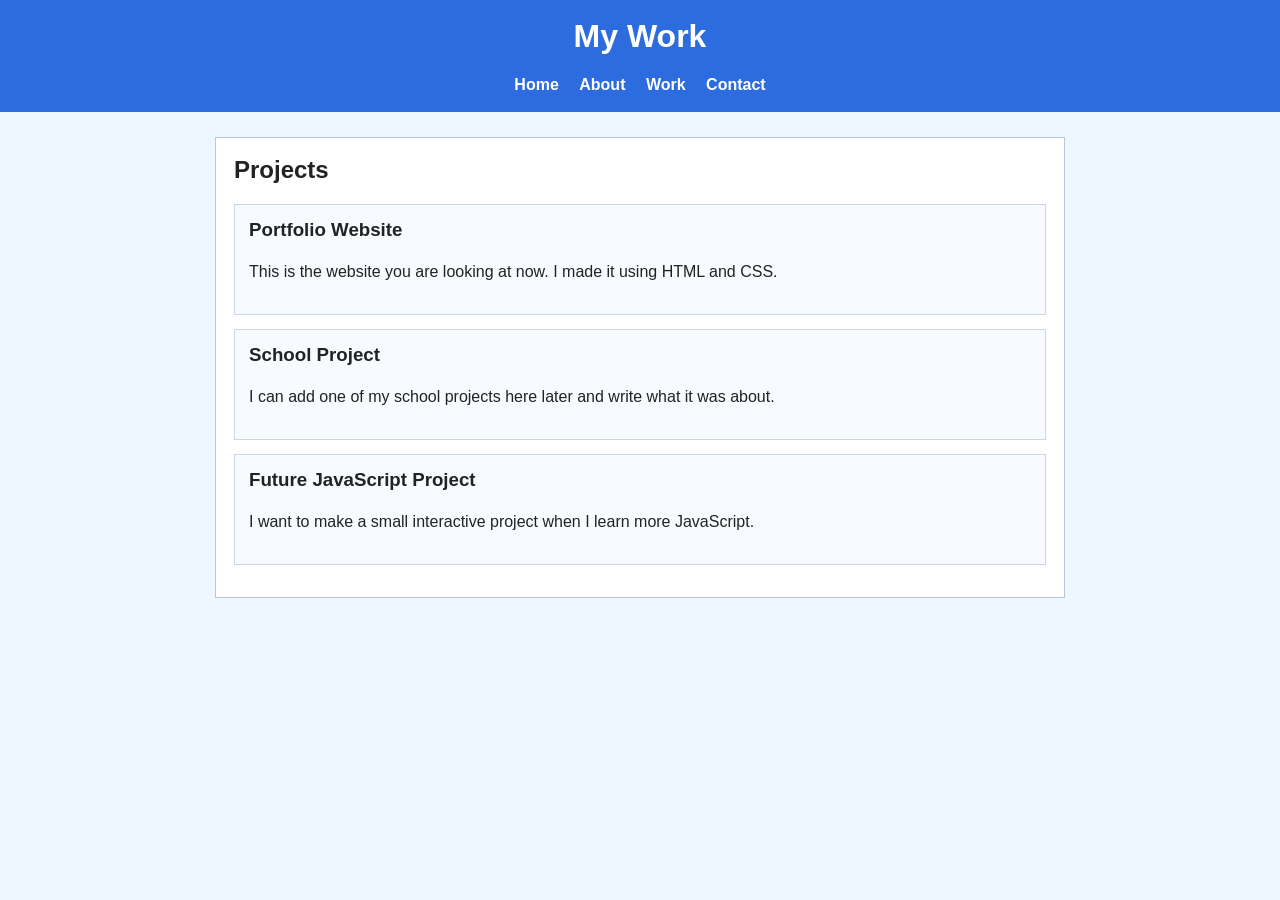
<file: work.html>
<!DOCTYPE html>
<html lang="en">
<head>
  <meta charset="UTF-8">
  <meta name="viewport" content="width=device-width, initial-scale=1.0">
  <title>My Work</title>
  <style>
    body {
      margin: 0;
      font-family: "Comic Sans MS", cursive, sans-serif;
      color: #222;
      background: #eef6ff;
    }

    header {
      padding: 18px;
      background: #2d6cdf;
      color: white;
      text-align: center;
    }

    nav {
      margin-top: 12px;
    }

    nav a {
      margin: 0 8px;
      color: white;
      font-weight: bold;
      text-decoration: none;
    }

    nav a:hover {
      text-decoration: underline;
    }

    main {
      max-width: 850px;
      margin: 25px auto;
      padding: 0 16px;
    }

    section {
      margin-bottom: 20px;
      padding: 18px;
      border: 1px solid #b8c7dd;
      background: white;
    }

    h1,
    h2 {
      margin-top: 0;
    }

    p {
      line-height: 1.5;
    }

    .project {
      margin-bottom: 14px;
      padding: 14px;
      border: 1px solid #cbd6e6;
      background: #f7fbff;
    }

    .project h3 {
      margin-top: 0;
    }
  </style>
</head>
<body>
  <header>
    <h1>My Work</h1>
    <nav>
      <a href="index.html">Home</a>
      <a href="about.html">About</a>
      <a href="work.html">Work</a>
      <a href="contact.html">Contact</a>
    </nav>
  </header>

  <main>
    <section>
      <h2>Projects</h2>

      <div class="project">
        <h3>Portfolio Website</h3>
        <p>
          This is the website you are looking at now. I made it using HTML and CSS.
        </p>
      </div>

      <div class="project">
        <h3>School Project</h3>
        <p>
          I can add one of my school projects here later and write what it was about.
        </p>
      </div>

      <div class="project">
        <h3>Future JavaScript Project</h3>
        <p>
          I want to make a small interactive project when I learn more JavaScript.
        </p>
      </div>
    </section>
  </main>
</body>
</html>
</file>
<file: assets/style.css>
:root{
  --bg:#0a0f16;
  --bg-2:#0d1420;
  --panel:#101a27;
  --panel-2:#131f2e;
  --line:#1e2c3e;
  --line-2:#2a3c52;
  --txt:#dbe6f1;
  --muted:#8ba0b6;
  --dim:#5c7186;
  --accent:#45d6b8;
  --accent-2:#6ea8ff;
  --amber:#ffb454;
  --strong:#fff;
  --nav-bg:rgba(10,15,22,.85);
  --term-bg:#0b1119;
  --shadow:rgba(0,0,0,.45);
  --grid:rgba(110,168,255,.05);
  --mono:ui-monospace,"Cascadia Code","JetBrains Mono",Consolas,"Courier New",monospace;
  --sans:"Segoe UI",system-ui,-apple-system,Roboto,Arial,sans-serif;
}
/* light theme — the default; dark when the visitor picks it (assets/main.js) */
:root[data-theme="light"]{
  --bg:#e6eaef;
  --bg-2:#dde2e8;
  --panel:#eef1f4;
  --panel-2:#e3e8ed;
  --line:#cfd6de;
  --line-2:#bcc6d1;
  --txt:#0f1722;
  --muted:#334155;
  --dim:#46546a;
  --accent:#08705b;
  --accent-2:#2459b3;
  --amber:#8f5200;
  --strong:#0b121a;
  --nav-bg:rgba(230,234,239,.9);
  --term-bg:#eef1f4;
  --shadow:rgba(20,40,70,.12);
  --grid:rgba(40,80,140,.06);
  color-scheme:light;
}
:root{color-scheme:dark}
*{margin:0;padding:0;box-sizing:border-box}
html{scroll-behavior:smooth}
body{
  background:var(--bg);
  color:var(--txt);
  font-family:var(--sans);
  line-height:1.6;
  overflow-x:hidden;
}
/* blueprint grid backdrop */
body::before{
  content:"";
  position:fixed;inset:0;z-index:0;pointer-events:none;
  background-image:
    linear-gradient(var(--grid) 2px,transparent 2px),
    linear-gradient(90deg,var(--grid) 2px,transparent 2px);
  background-size:44px 44px;
}
main,nav,footer{position:relative;z-index:1}
a{color:var(--accent);text-decoration:none}
img{max-width:100%;display:block}

/* ---------- nav ---------- */
nav{
  position:fixed;top:0;left:0;right:0;z-index:50;
  display:flex;align-items:center;justify-content:space-between;
  padding:14px 6vw;
  background:var(--nav-bg);
  backdrop-filter:blur(10px);
  border-bottom:1px solid var(--line);
}
.logo{font-family:var(--mono);font-size:15px;color:var(--txt);letter-spacing:.5px}
.logo b{color:var(--accent)}
.navlinks{display:flex;gap:26px;font-family:var(--mono);font-size:13px}
.navlinks a{color:var(--muted);transition:color .2s}
.navlinks a:hover{color:var(--accent)}
.navlinks a span{color:var(--accent);margin-right:4px;font-size:11px}
@media(max-width:760px){.navlinks{display:none}}

/* ---------- shared ---------- */
section{padding:96px 6vw;max-width:1200px;margin:0 auto}
.sec-head{display:flex;align-items:baseline;gap:16px;margin-bottom:44px}
.sec-head .no{font-family:var(--mono);color:var(--accent);font-size:14px}
.sec-head h2{font-size:clamp(24px,3.4vw,34px);letter-spacing:.5px}
.sec-head .rule{flex:1;height:1px;background:var(--line-2);min-width:40px}
.mono{font-family:var(--mono)}
.tag{
  display:inline-block;font-family:var(--mono);font-size:11.5px;
  color:var(--accent);background:color-mix(in srgb,var(--accent) 8%,transparent);
  border:1px solid color-mix(in srgb,var(--accent) 35%,transparent);border-radius:4px;
  padding:3px 9px;margin:3px 4px 3px 0;white-space:nowrap;
}
.tag.blue{color:var(--accent-2);background:color-mix(in srgb,var(--accent-2) 8%,transparent);border-color:color-mix(in srgb,var(--accent-2) 35%,transparent)}
.tag.amber{color:var(--amber);background:color-mix(in srgb,var(--amber) 8%,transparent);border-color:color-mix(in srgb,var(--amber) 35%,transparent)}
.reveal{opacity:0;transform:translateY(22px);transition:opacity .6s ease,transform .6s ease}
.reveal.on{opacity:1;transform:none}

/* ---------- hero ---------- */
.hero{
  min-height:100vh;display:flex;flex-direction:column;justify-content:center;
  padding-top:120px;
}
.hero .kicker{font-family:var(--mono);color:var(--accent);font-size:19px;margin-bottom:14px}
.hero h1{font-size:clamp(38px,7vw,72px);line-height:1.05;letter-spacing:-1px}
.hero h1 .dim{color:var(--dim)}
.hero .sub{
  font-size:clamp(16px,2.2vw,21px);color:var(--muted);
  margin:18px 0 26px;max-width:640px;
}
.hero .sub b{color:var(--txt);font-weight:600}
/* terminal */
.term{
  margin-top:36px;max-width:640px;width:100%;
  background:var(--term-bg);border:1px solid var(--line-2);border-radius:8px;
  box-shadow:0 18px 50px var(--shadow);
  font-family:var(--mono);font-size:13.5px;
}
.term-bar{
  display:flex;align-items:center;gap:7px;
  padding:9px 14px;border-bottom:1px solid var(--line);
}
.term-bar i{width:11px;height:11px;border-radius:50%;display:inline-block}
.term-bar i:nth-child(1){background:#ff5f57}.term-bar i:nth-child(2){background:#febc2e}.term-bar i:nth-child(3){background:#28c840}
.term-bar span{margin-left:8px;color:var(--dim);font-size:11.5px}
.term-body{padding:16px 18px;min-height:150px}
.term-body .ln{white-space:pre-wrap;word-break:break-word}
.term-body .p{color:var(--accent)}
.term-body .o{color:var(--muted)}
.term-body .hl{color:var(--amber)}
.cursor{display:inline-block;width:8px;height:15px;background:var(--accent);vertical-align:-2px;animation:blink 1s steps(1) infinite}
@keyframes blink{50%{opacity:0}}
.hero-stats{
  display:flex;flex-wrap:wrap;gap:0;margin-top:44px;
  border:1px solid var(--line);border-radius:8px;overflow:hidden;max-width:840px;
  background:var(--panel);
}
.hstat{flex:1 1 160px;padding:18px 22px;border-right:1px solid var(--line)}
.hstat:last-child{border-right:none}
.hstat .v{font-family:var(--mono);font-size:26px;color:var(--accent)}
.hstat .k{font-size:12px;color:var(--dim);text-transform:uppercase;letter-spacing:1.2px;margin-top:3px}

/* ---------- about ---------- */
.about-text p{color:var(--muted);margin-bottom:16px;font-size:15.5px}
.about-text p b{color:var(--txt)}
.about-rows{display:flex;flex-direction:column;gap:56px}
.about-row{display:grid;grid-template-columns:1.2fr 1fr;gap:46px;align-items:center}
.about-row.flip{grid-template-columns:1fr 1.2fr}
.about-img{border:1px solid var(--line-2);border-radius:10px;overflow:hidden;aspect-ratio:4/3;box-shadow:0 18px 50px var(--shadow)}
.about-img img{width:100%;height:100%;object-fit:cover}
.about-fig figcaption{margin-top:10px;font-size:13px;color:var(--dim);text-align:center}
@media(max-width:860px){
  .about-row,.about-row.flip{grid-template-columns:1fr;gap:22px}
  .about-row .about-fig{order:-1}
}

/* ---------- projects ---------- */
.proj{
  background:var(--panel);border:1px solid var(--line);border-radius:10px;
  overflow:hidden;margin-bottom:56px;
}
.proj-head{
  display:flex;flex-wrap:wrap;align-items:center;gap:12px;
  padding:18px 26px;border-bottom:1px solid var(--line);background:var(--panel-2);
}
.proj-head .pid{font-family:var(--mono);color:var(--dim);font-size:12.5px}
.proj-head h3{font-size:22px;letter-spacing:.3px}
.proj-head .status{
  margin-left:auto;font-family:var(--mono);font-size:11.5px;color:var(--accent);
  border:1px solid color-mix(in srgb,var(--accent) 40%,transparent);border-radius:20px;padding:3px 12px;
}
.proj-head .status::before{content:"● ";font-size:9px}
.proj-body{display:grid;grid-template-columns:1.15fr .85fr;gap:0}
@media(max-width:900px){.proj-body{grid-template-columns:1fr}}
.proj-txt{padding:26px 30px}
.proj-txt .lede{color:var(--txt);font-size:16px;margin-bottom:14px}
.proj-txt p{color:var(--muted);font-size:14.5px;margin-bottom:14px}
.proj-media{
  border-left:1px solid var(--line);background:var(--bg-2);
  padding:22px;display:flex;flex-direction:column;gap:14px;
}
.proj-gallery{display:grid;grid-template-columns:repeat(2,minmax(0,1fr));gap:10px;align-items:start}
.proj-gallery .shot{aspect-ratio:1917/911;background:#090d17}
.proj-gallery .shot img{display:block;width:100%;height:100%;object-fit:cover}
.proj-gallery .hero-shot{grid-column:1/-1}
.proj-gallery .cert-shot{grid-column:auto;aspect-ratio:990/761;background:#fff}
.proj-gallery .cert-shot img{object-fit:contain;background:#fff}
.airmap-proof{display:grid;grid-template-columns:repeat(2,minmax(0,1fr));gap:10px;align-items:start}
.certificate-thumb{position:relative;min-width:0;aspect-ratio:0.68;overflow:hidden;border:1px solid var(--line-2);border-radius:6px;background:#fff}
.certificate-preview{display:block;width:100%;height:100%;border:0;background:#fff;pointer-events:none}
.certificate-zoom{position:absolute;inset:0;width:100%;height:100%;border:0;background:transparent;cursor:zoom-in}
.airmap-charts{display:block;width:100%;height:auto;aspect-ratio:1034/760;object-fit:contain;border:1px solid var(--line-2);border-radius:6px;background:#fff;cursor:zoom-in}
.certificate-dialog{position:relative;width:min(92vw,1100px);height:min(92vh,900px);max-width:none;max-height:none;padding:12px;border:1px solid var(--line-2);border-radius:8px;background:var(--bg-2)}
.certificate-dialog[open]{display:flex;flex-direction:column}
.certificate-dialog::backdrop{background:rgba(5,9,14,.88)}
.certificate-dialog iframe{width:100%;height:100%;flex:1;border:0;background:#fff}
.certificate-close{position:absolute;top:16px;right:20px;z-index:1;width:34px;height:34px;border:1px solid var(--line-2);border-radius:6px;background:var(--panel);color:var(--txt);font-size:24px;line-height:1;cursor:pointer}
@media(max-width:520px){.airmap-proof,.proj-gallery{grid-template-columns:1fr}.proj-gallery .cert-shot{grid-column:auto}}
@media(max-width:900px){.proj-media{border-left:none;border-top:1px solid var(--line)}}
.shot{border:1px solid var(--line-2);border-radius:6px;overflow:hidden;position:relative}
.shot img{width:100%;height:100%;object-fit:cover}
.shot .cap{
  position:absolute;left:0;bottom:0;right:0;
  font-family:var(--mono);font-size:10.5px;color:#e8eef5;
  background:linear-gradient(transparent,rgba(5,9,14,.9));
  padding:18px 10px 7px;
}
.shot-row{display:grid;grid-template-columns:1fr 1fr;gap:14px}
.shot-row .shot{aspect-ratio:4/3}
/* spec table */
.spec{width:100%;border-collapse:collapse;font-size:13px;margin:10px 0 18px}
.spec td{border:1px solid var(--line);padding:7px 12px;vertical-align:top}
.spec td:first-child{
  font-family:var(--mono);color:var(--dim);white-space:nowrap;width:130px;
  background:rgba(110,168,255,.04);font-size:11.5px;text-transform:uppercase;letter-spacing:.8px;
}
.spec td:last-child{color:var(--muted)}
/* pipeline */
.pipe{
  display:flex;flex-wrap:wrap;align-items:center;gap:8px;
  font-family:var(--mono);font-size:11.5px;margin:6px 0 18px;
}
.pipe .node{
  border:1px solid var(--line-2);background:var(--bg-2);color:var(--txt);
  border-radius:5px;padding:7px 11px;text-align:center;line-height:1.35;
}
.pipe .node small{display:block;color:var(--dim);font-size:10px}
.pipe .arr{color:var(--accent)}
.metrics{display:flex;flex-wrap:wrap;gap:14px;margin:4px 0 18px}
.metric{
  flex:1 1 130px;border:1px solid var(--line);border-radius:6px;
  padding:12px 14px;background:var(--bg-2);
}
.metric .v{font-family:var(--mono);color:var(--amber);font-size:20px}
.metric .k{font-size:11.5px;color:var(--dim);margin-top:2px}

/* ---------- timeline ---------- */
.tline{position:relative;margin-left:8px;padding-left:34px}
.tline::before{content:"";position:absolute;left:0;top:6px;bottom:6px;width:1px;background:var(--line-2)}
.tl-item{position:relative;padding-bottom:30px}
.tl-item:last-child{padding-bottom:0}
.tl-level{margin:18px 0 14px;color:var(--dim);font-family:var(--mono);font-size:11px;font-weight:600;letter-spacing:1.2px;text-transform:uppercase}
.tline > .tl-level:first-of-type{margin-top:0}
.tl-item::before{
  content:"";position:absolute;left:-38px;top:7px;width:9px;height:9px;border-radius:50%;
  background:var(--bg);border:2px solid var(--accent);
}
.tl-item.gold::before{border-color:var(--amber)}
/* certificates sit under the entry's text, in an evenly spaced row; same height, frame hugs each certificate */
.tl-item-layout{display:flex;flex-direction:column;align-items:flex-start;gap:12px}
.tl-copy{width:100%;min-width:0}
.tl-certs{display:flex;flex-wrap:wrap;gap:12px}
.tl-cert{
  display:block;flex:none;width:fit-content;max-width:100%;height:120px;
  border:1px solid var(--line-2);border-radius:6px;background:#fff;overflow:hidden;
  transition:border-color .2s,transform .2s;
}
.tl-cert:hover{border-color:var(--accent);transform:translateY(-2px)}
.tl-cert img{display:block;height:100%;width:auto;max-width:100%;object-fit:contain}
/* featured entries: main certificate beside the text, then a row of letters/photos, then links */
.tl-item-layout.feature{flex-direction:row;align-items:flex-start;gap:24px}
.tl-item-layout.feature .tl-copy{flex:1;width:auto}
.tl-item-layout.feature .tl-cert{height:160px}
.tl-item-layout.feature .tl-cert.portrait{height:215px}   /* portrait certificates (e.g. VEX) get extra height */
.tl-media{display:flex;flex-wrap:wrap;gap:12px;margin-top:14px}
.tl-media .tl-cert{height:110px}
.tl-media video{width:min(100%,196px);height:110px;aspect-ratio:16/9;object-fit:contain;border:1px solid var(--line-2);border-radius:6px;background:#000}
.tl-media + .proof{margin-top:10px}
.press-links{display:flex;flex-wrap:wrap;gap:2px 8px;max-width:900px;font-size:0}
.press-links a{display:inline-block;font-size:12px}
@media(max-width:700px){
  .tl-item-layout.feature{flex-direction:column;gap:12px}
  .tl-item-layout.feature .tl-cert{height:120px}
  .tl-media .tl-cert{height:84px}
  .tl-media video{width:min(100%,149px);height:84px}
}
.tl-item .d{font-family:var(--mono);font-size:12px;color:var(--accent);letter-spacing:.5px}
.tl-item.gold .d{color:var(--amber)}
.tl-item h4{font-size:16.5px;margin:3px 0 4px}
.tl-item p{color:var(--muted);font-size:14px;max-width:720px}
@media(max-width:600px){
  .tl-certs{gap:8px}
  .tl-cert{height:90px}
}

/* ---------- activities ---------- */
.act-grid{display:grid;grid-template-columns:repeat(auto-fill,minmax(290px,1fr));gap:20px}
.card{
  background:var(--panel);border:1px solid var(--line);border-radius:8px;
  padding:22px;transition:border-color .25s,transform .25s;
}
.card:hover{border-color:var(--accent);transform:translateY(-3px)}
.card .ic{font-family:var(--mono);font-size:12px;color:var(--accent);margin-bottom:10px;display:block}
.card h4{font-size:16.5px;margin-bottom:6px}
.card p{color:var(--muted);font-size:13.8px}
.card .role{font-family:var(--mono);font-size:11px;color:var(--dim);text-transform:uppercase;letter-spacing:1px;margin-top:10px;display:block}
.card.photo{padding:0;overflow:hidden;display:flex;flex-direction:column}
.card.photo img{height:190px;object-fit:cover;width:100%}
.card.photo>img.cert-thumb{object-fit:contain;background:#fff}
.card.photo .inner{padding:18px 22px}

/* ---------- contact ---------- */
.contact-grid{display:grid;grid-template-columns:1fr 1.1fr;gap:46px;align-items:start}
@media(max-width:860px){.contact-grid{grid-template-columns:1fr;gap:30px}}
.contact-intro p{color:var(--muted);font-size:17.5px;margin-bottom:16px}
.contact-list{list-style:none;background:var(--panel);border:1px solid var(--line);border-radius:8px}
.contact-list li{display:flex;align-items:baseline;gap:18px;padding:17px 24px;border-bottom:1px solid var(--line);font-size:17px}
.contact-list li:last-child{border-bottom:none}
.contact-list .k{flex:0 0 118px;font-family:var(--mono);font-size:13px;color:var(--dim);text-transform:uppercase;letter-spacing:1px}
.contact-list .v{color:var(--strong);word-break:break-word}
.contact-list a.v{color:var(--strong)}
.btn{
  display:inline-block;font-family:var(--mono);font-size:14px;
  color:var(--accent);border:1px solid var(--accent);border-radius:6px;
  padding:13px 30px;transition:background .25s;
}
.btn:hover{background:rgba(69,214,184,.1)}
footer{
  border-top:1px solid var(--line);padding:26px 6vw;
  display:flex;flex-wrap:wrap;gap:10px;justify-content:space-between;
  font-family:var(--mono);font-size:12px;color:var(--dim);
}

/* ---------- multi-page layout ---------- */
body{display:flex;flex-direction:column;min-height:100vh}
main{flex:1}
.logo:hover{color:var(--txt)}
.navlinks a.active{color:var(--txt)}
.navlinks a.active::after{
  content:"";display:block;height:1px;margin-top:3px;background:var(--accent);
}
@media(max-width:760px){
  nav{flex-wrap:wrap;gap:10px;padding:12px 16px}
  .navlinks{display:flex;width:100%;gap:18px;overflow-x:auto;padding-bottom:4px;scrollbar-width:none}
  .navlinks::-webkit-scrollbar{display:none}
  .navlinks a{white-space:nowrap}
}
/* sub-pages: clear the fixed nav */
main.page > section:first-child{padding-top:140px}
@media(max-width:760px){main.page > section:first-child{padding-top:150px}}

/* home: compact hero + portal grid */
.hero.home{min-height:auto;padding-top:150px;padding-bottom:40px}
.portals{padding-top:40px}
.explore-note{color:var(--muted);font-size:14px;margin-top:24px}
.portal-grid{display:grid;grid-template-columns:repeat(auto-fit,minmax(260px,1fr));gap:20px}
.portal{
  display:flex;flex-direction:column;gap:8px;color:var(--txt);
  background:var(--panel);border:1px solid var(--line);border-radius:10px;
  padding:24px 24px 20px;transition:border-color .25s,transform .25s,background .25s;
}
.portal:hover{border-color:var(--accent);transform:translateY(-3px);background:var(--panel-2)}
.portal .no{font-family:var(--mono);color:var(--accent);font-size:13px}
.portal h3{font-size:21px;letter-spacing:.3px}
.portal p{color:var(--muted);font-size:14px;flex:1}
.portal .meta{font-family:var(--mono);font-size:11.5px;color:var(--dim);text-transform:uppercase;letter-spacing:1px}
.portal .go{font-family:var(--mono);font-size:12.5px;color:var(--accent);margin-top:6px}
.portal:hover .go{text-decoration:underline}


/* theme toggle */
.navlinks{margin-left:auto}
.theme-toggle{
  margin-left:22px;flex:0 0 auto;cursor:pointer;
  font-family:var(--mono);font-size:12px;color:var(--muted);
  background:transparent;border:1px solid var(--line-2);border-radius:6px;padding:5px 10px;
  transition:color .2s,border-color .2s;
}
.theme-toggle:hover{color:var(--accent);border-color:var(--accent)}
@media(max-width:760px){
  .theme-toggle{margin-left:auto}
  .navlinks{order:2;margin-left:0}
}

/* content links: white (dark in light mode), underlined so they still read as links */
main p a, .contact-list a.v{
  color:var(--strong);text-decoration:underline;
  text-decoration-color:var(--line-2);text-underline-offset:3px;
  transition:color .2s, text-decoration-color .2s;
}
main p a:hover, .contact-list a.v:hover{color:var(--accent);text-decoration-color:var(--accent)}

/* smooth theme switch: whole-page cross-fade (View Transitions API, see main.js) */
::view-transition-old(root),::view-transition-new(root){animation-duration:.35s}

/* home hero: text + photo frame */
.hero-top{display:grid;grid-template-columns:1fr 300px;gap:48px;align-items:center}
.hero-photo{
  position:relative;aspect-ratio:4/5;border-radius:10px;overflow:hidden;
  background:var(--panel);border:1px solid var(--line-2);
  box-shadow:0 18px 50px var(--shadow);
  display:flex;align-items:center;justify-content:center;
}
.hero-photo .ph{font-family:var(--mono);font-size:12px;color:var(--dim)}
.hero-photo img{position:absolute;inset:0;width:100%;height:100%;object-fit:cover}
@media(max-width:860px){
  .hero-top{grid-template-columns:1fr;gap:28px}
  .hero-photo{order:-1;width:180px}
}

/* home: highlights strip */
.highlights{padding-top:40px;padding-bottom:0}
.hl-list{list-style:none;background:var(--panel);border:1px solid var(--line);border-radius:10px}
.hl-list li{display:grid;grid-template-columns:90px 1fr auto;gap:20px;align-items:baseline;
  padding:18px 24px;border-bottom:1px solid var(--line)}
.hl-list li:last-child{border-bottom:none}
.hl-list .d{font-family:var(--mono);font-size:12.5px;color:var(--amber)}
.hl-list b{font-size:16.5px;color:var(--txt)}
.hl-list p{color:var(--muted);font-size:14.5px;margin-top:3px}
.hl-list a{font-family:var(--mono);font-size:12.5px;white-space:nowrap}
.hl-list a:hover{text-decoration:underline}
@media(max-width:700px){
  .hl-list li{grid-template-columns:1fr;gap:4px}
}

/* jump links (e.g. projects.html#air-map) land below the fixed nav */
[id]{scroll-margin-top:90px}

/* projects: citation panel for the research paper */
.paper-card{
  background:var(--panel);border:1px solid var(--line-2);border-radius:6px;padding:22px;
  display:flex;flex-direction:column;gap:10px;
}
.paper-card .journal{font-family:var(--mono);font-size:11.5px;color:var(--amber);text-transform:uppercase;letter-spacing:1px}
.paper-card h4{font-size:17px;line-height:1.35;color:var(--txt)}
.paper-card .authors{font-size:13.5px;color:var(--muted)}
.paper-card .authors b{color:var(--txt)}
.paper-card .kw{font-size:12.5px;color:var(--dim)}
.paper-card .proof{margin-top:4px}

/* activity card with two photos side by side */
.card.photo .duo{display:grid;grid-template-columns:1fr 1fr;gap:2px;background:var(--line)}
.card.photo .duo img{height:190px}
.card.photo .duo img.cert-thumb{object-fit:contain;background:#fff}

/* full-screen photo viewer (assets/main.js) */
img.zoomable{cursor:zoom-in}
img.zoomable:focus-visible{outline:2px solid var(--accent);outline-offset:2px}
.lightbox{
  position:fixed;inset:0;z-index:100;display:flex;flex-direction:column;
  padding:4vh 4vw;overflow:auto;
  background:rgba(5,9,14,.94);cursor:zoom-out;
  opacity:0;visibility:hidden;transition:opacity .25s ease,visibility .25s;
}
.lightbox.open{opacity:1;visibility:visible}
.lightbox img{
  margin:auto auto 0;max-width:none;flex:0 0 auto;
  border-radius:6px;box-shadow:0 20px 60px rgba(0,0,0,.6);cursor:zoom-out;
}
.lightbox img.can-zoom{cursor:zoom-in}
.lb-cap{margin:14px auto auto;color:#cfd8e3;font-size:13.5px;text-align:center;max-width:720px}
.lightbox.zoomed{padding:0}
.lightbox.zoomed img{margin:auto;border-radius:0;cursor:zoom-out}
.lightbox.zoomed .lb-cap{display:none}
.lb-close{
  position:fixed;top:14px;right:18px;z-index:1;width:40px;height:40px;cursor:pointer;
  font-size:28px;line-height:1;color:#e8eef5;background:rgba(5,9,14,.6);
  border:1px solid rgba(232,238,245,.35);border-radius:8px;
}
.lb-close:hover{border-color:#e8eef5}

/* proof links (certificates, photos, press) — same style on every page.
   Label format: "Type: what it is", with ↗ for links that open a new tab */
.proof{margin-top:6px;line-height:1.7;font-family:var(--mono);font-size:12px;color:var(--dim)}
.proof a{color:var(--accent);text-decoration:none}
.github-icon{display:inline-block;width:1.35em;height:1.35em;vertical-align:middle}
.proof a:has(.github-icon)::after{content:" GitHub"}
.proof a:hover{text-decoration:underline}
#activities .proof a{display:block}

/* activities: group headings */
.act-group{
  font-family:var(--mono);font-size:13px;color:var(--dim);font-weight:600;
  text-transform:uppercase;letter-spacing:1.5px;margin:44px 0 18px;
}
.act-group::before{content:"// ";color:var(--accent)}
.sec-head + .act-group{margin-top:0}
/* activities: extra details inside a card (always visible), with a strip of extra photos */
.card .more{margin-top:12px}
.card .more p{margin-bottom:8px}
.gallery{display:grid;grid-template-columns:repeat(auto-fill,minmax(92px,1fr));gap:10px 8px;margin-top:6px}
.card.photo .gallery img{height:72px;width:100%;object-fit:cover;border-radius:4px;border:1px solid var(--line-2)}
.card.photo .gallery img.cert-thumb{object-fit:contain;background:#fff}
.card.photo .gallery img.warmwinter-giving{grid-column:auto;align-self:start;justify-self:start;width:auto;max-width:100%;height:72px;object-fit:contain;background:#f3f5f4}
.card.photo .gallery .tl-cert{width:100%;height:72px;min-width:0}
.card.photo .gallery .tl-cert img{height:100%;width:100%;object-fit:contain;background:#fff}
.card.photo .gallery video{width:100%;max-height:180px;object-fit:cover;border-radius:4px;border:1px solid var(--line-2)}

/* photo viewer: previous / next arrows */
.lb-nav{
  position:fixed;top:50%;transform:translateY(-50%);z-index:1;width:46px;height:64px;cursor:pointer;
  font-size:38px;line-height:1;color:#e8eef5;background:rgba(5,9,14,.55);
  border:1px solid rgba(232,238,245,.3);border-radius:8px;transition:border-color .2s,background .2s;
}
.lb-nav:hover{border-color:#e8eef5;background:rgba(5,9,14,.8)}
.lb-prev{left:16px}
.lb-next{right:16px}
.lightbox.single .lb-nav,.lightbox.zoomed .lb-nav{display:none}
@media(max-width:600px){.lb-nav{width:38px;height:52px;font-size:30px}.lb-prev{left:6px}.lb-next{right:6px}}
</file>
